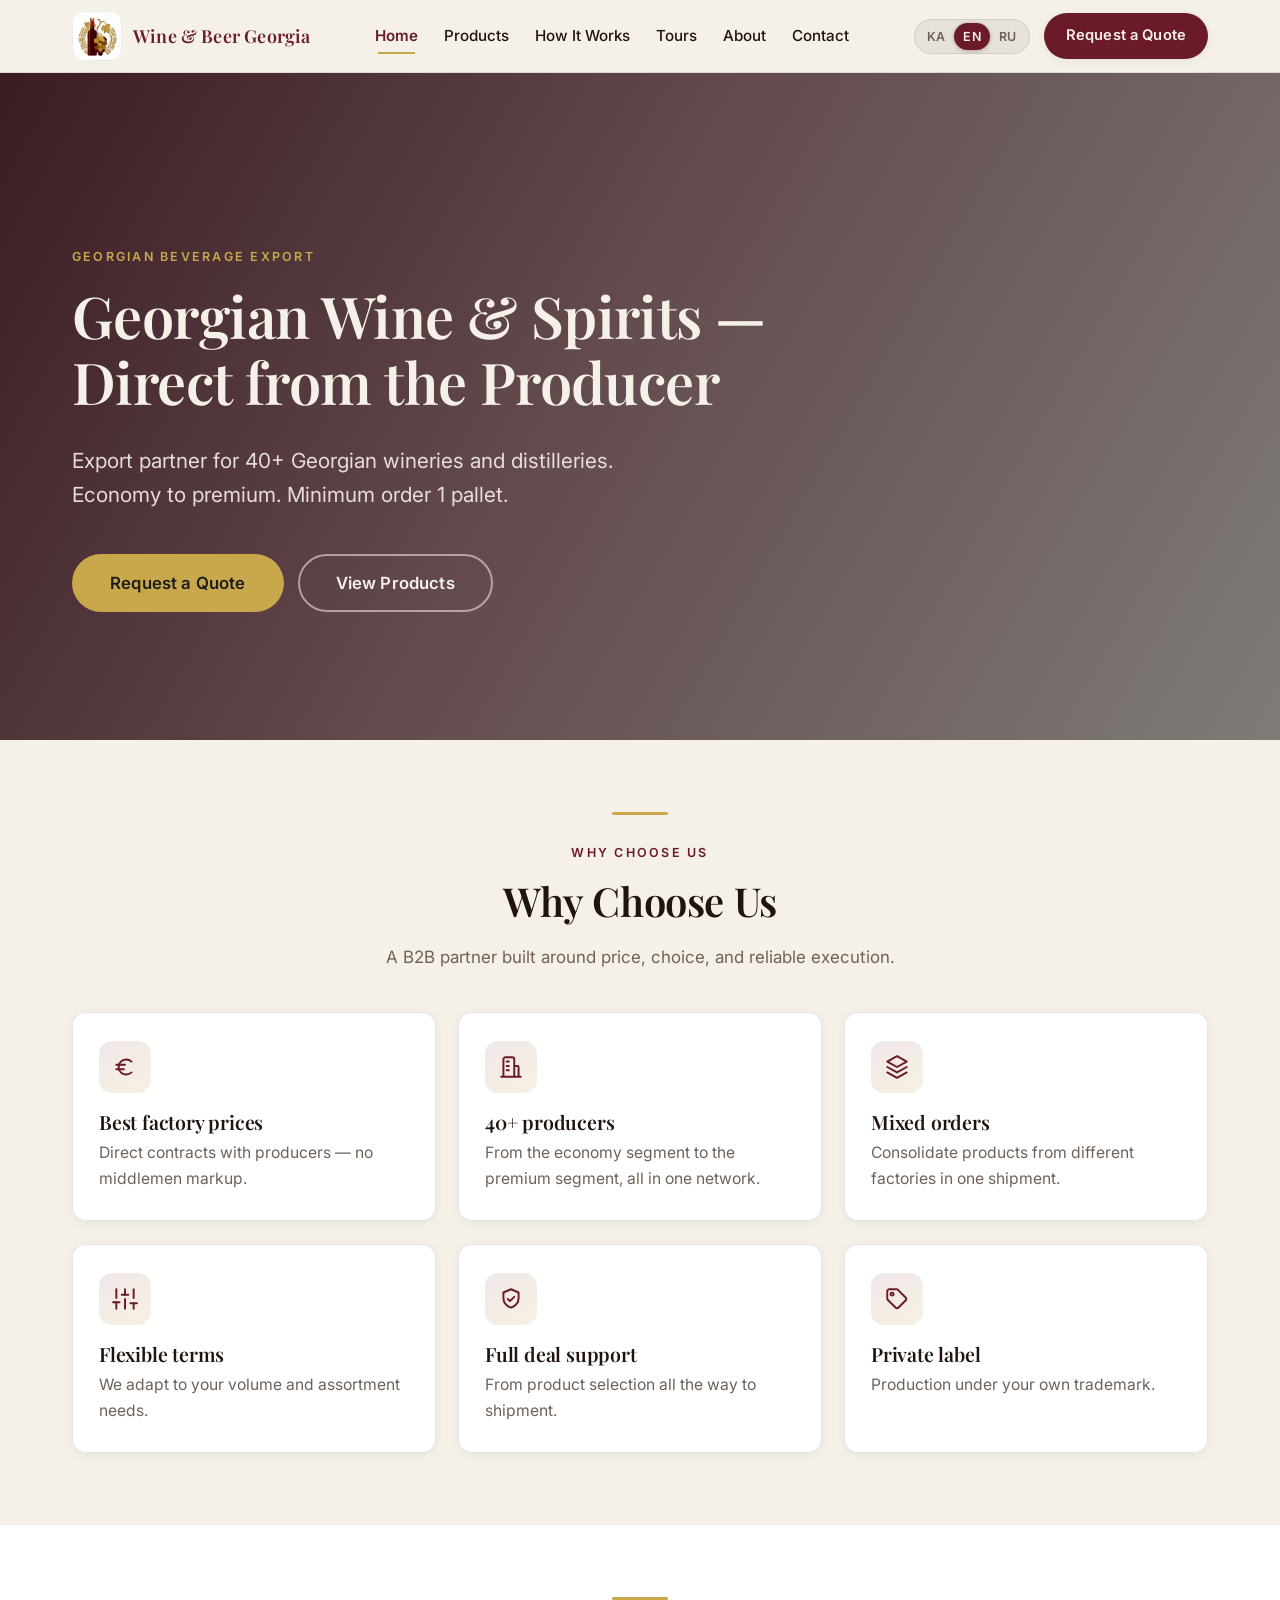
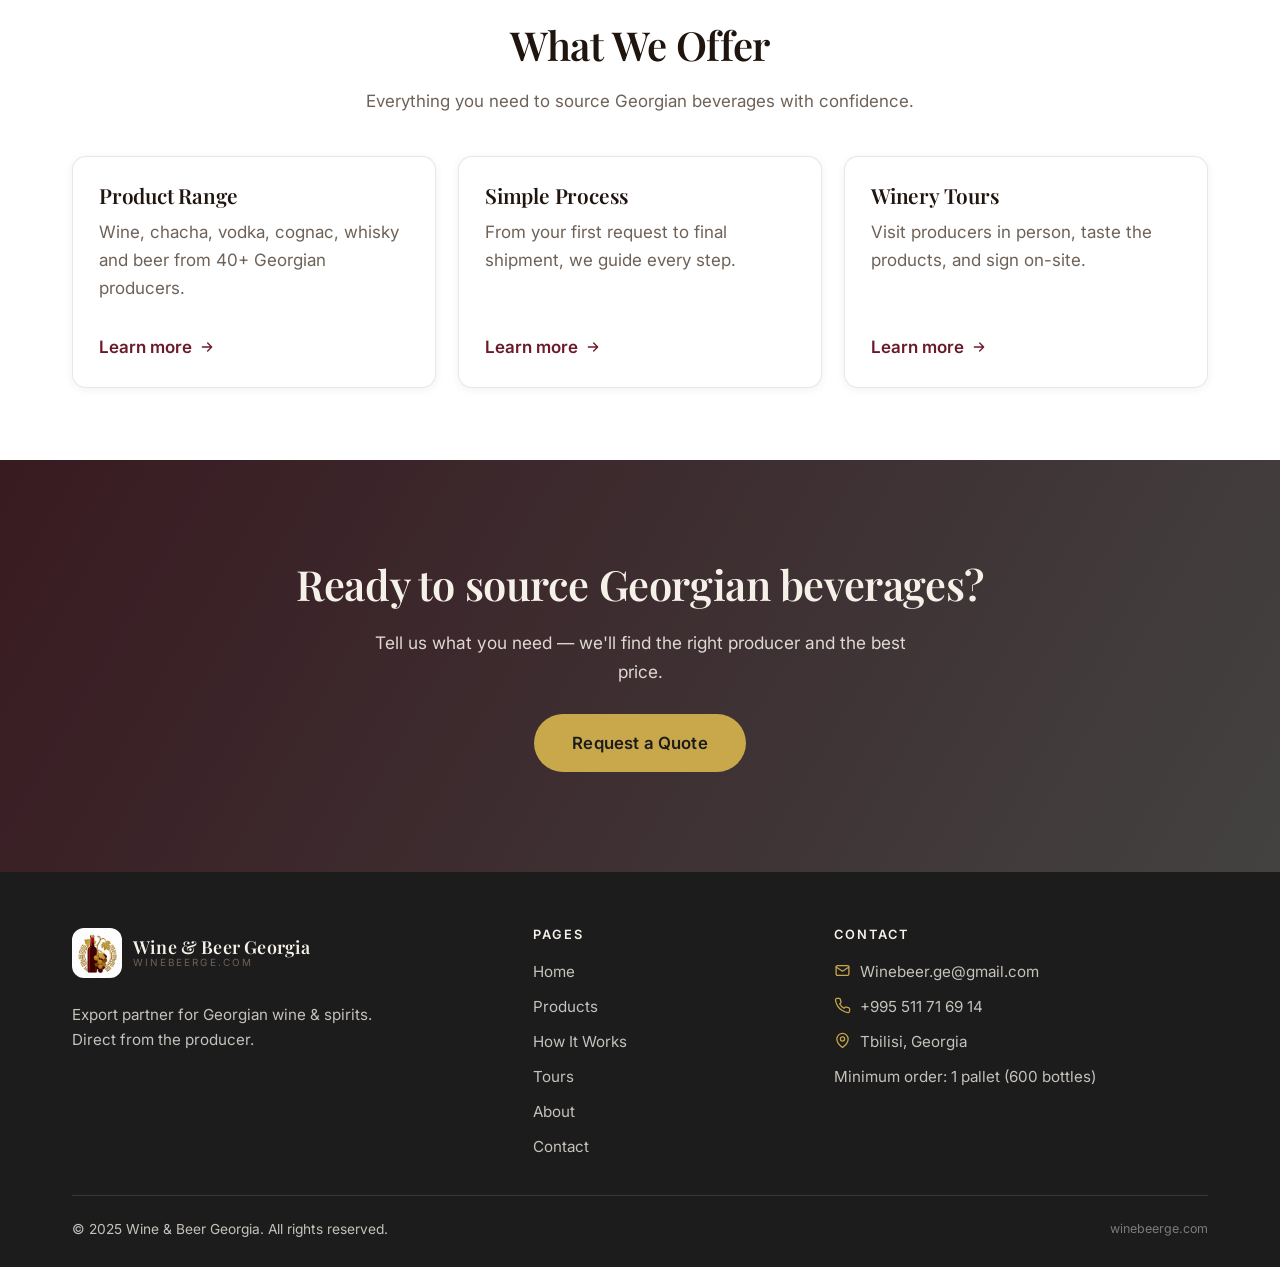
<file: index.html>
<!DOCTYPE html>
<html lang="en" data-lang="en">
<head>
  <meta charset="UTF-8" />
  <meta name="viewport" content="width=device-width, initial-scale=1.0" />
  <title data-i18n="meta.home.title">Wine &amp; Beer Georgia — Georgian Wine &amp; Spirits Export</title>
  <meta name="description" content="Export partner for 40+ Georgian wineries and distilleries. Wine, chacha, vodka, cognac, whisky and beer — direct from the producer. Minimum order 1 pallet." />

  <!-- Fonts: Playfair Display (headings), Inter (body), Noto Sans Georgian (KA) -->
  <link rel="preconnect" href="https://fonts.googleapis.com" />
  <link rel="preconnect" href="https://fonts.gstatic.com" crossorigin />
  <link href="https://fonts.googleapis.com/css2?family=Playfair+Display:wght@500;600;700&family=Inter:wght@400;500;600;700&family=Noto+Sans+Georgian:wght@400;500;600;700&display=swap" rel="stylesheet" />

  <link rel="stylesheet" href="css/styles.css" />
  <link rel="icon" href="data:image/svg+xml,<svg xmlns='http://www.w3.org/2000/svg' viewBox='0 0 32 32'><rect width='32' height='32' rx='7' fill='%236B1A2A'/><text x='16' y='22' font-size='17' font-family='Georgia,serif' fill='%23C9A84C' text-anchor='middle'>W</text></svg>" />
</head>
<body>

  <!-- ===================== HEADER (shared across pages) ===================== -->
  <header class="site-header">
    <div class="container nav">
      <a class="brand" href="index.html" aria-label="Wine &amp; Beer Georgia — home">
        <span class="brand-logo" aria-hidden="true"></span>
        <span class="brand-text">
          <span class="brand-name">Wine &amp; Beer Georgia</span>
          <span class="brand-sub" data-i18n="common.tagline">Export partner for Georgian wine &amp; spirits</span>
        </span>
      </a>

      <nav class="nav-menu" aria-label="Main navigation">
        <a href="index.html" aria-current="page" data-i18n="nav.home">Home</a>
        <a href="products.html" data-i18n="nav.products">Products</a>
        <a href="how-it-works.html" data-i18n="nav.howItWorks">How It Works</a>
        <a href="tours.html" data-i18n="nav.tours">Tours</a>
        <a href="about.html" data-i18n="nav.about">About</a>
        <a href="contact.html" data-i18n="nav.contact">Contact</a>
        <a class="btn btn--primary nav-cta-mobile" href="contact.html" data-i18n="common.requestQuote">Request a Quote</a>
      </nav>

      <div class="nav-actions">
        <!-- Language switcher: EN | RU | KA -->
        <div class="lang-switch" role="group" aria-label="Language">
          <button class="lang-btn" type="button" data-lang="ka" aria-pressed="false">KA</button>
          <button class="lang-btn" type="button" data-lang="en" aria-pressed="true">EN</button>
          <button class="lang-btn" type="button" data-lang="ru" aria-pressed="false">RU</button>
        </div>
        <a class="btn btn--primary nav-cta" href="contact.html" data-i18n="common.requestQuote">Request a Quote</a>
        <button class="nav-toggle" type="button" aria-label="Toggle menu" aria-expanded="false" aria-controls="nav-menu">
          <span></span>
        </button>
      </div>
    </div>
  </header>

  <main>
    <!-- ============================== HERO ============================== -->
    <!-- TODO: replace Unsplash placeholder with a real vineyard / Kakheti photo -->
    <section class="hero" style="--hero-img: url('https://images.unsplash.com/photo-1543418219-44e30b057fea?auto=format&fit=crop&w=1900&q=80');">
      <div class="container">
        <div class="hero-content">
          <span class="eyebrow" data-i18n="home.hero.eyebrow">Georgian Beverage Export</span>
          <h1 data-i18n="home.hero.title">Georgian Wine &amp; Spirits — Direct from the Producer</h1>
          <p class="hero-sub" data-i18n="home.hero.subtitle">Export partner for 40+ Georgian wineries and distilleries. Economy to premium. Minimum order 1 pallet.</p>
          <div class="hero-actions">
            <a class="btn btn--gold btn--lg" href="contact.html" data-i18n="common.requestQuote">Request a Quote</a>
            <a class="btn btn--ghost btn--lg" href="products.html" data-i18n="home.hero.cta2">View Products</a>
          </div>
        </div>
      </div>
    </section>

    <!-- ========================= KEY ADVANTAGES ========================= -->
    <section class="section section--cream">
      <div class="container">
        <div class="section-head section-head--center" data-reveal>
          <div class="accent-line"></div>
          <span class="eyebrow" data-i18n="home.adv.title">Why Choose Us</span>
          <h2 class="section-title" data-i18n="home.adv.title">Why Choose Us</h2>
          <p class="section-sub" data-i18n="home.adv.subtitle">A B2B partner built around price, choice, and reliable execution.</p>
        </div>

        <div class="grid grid--3">
          <div class="advantage" data-reveal data-delay="1">
            <div class="icon" aria-hidden="true">
              <svg viewBox="0 0 24 24" fill="none" stroke="currentColor" stroke-width="1.8" stroke-linecap="round" stroke-linejoin="round"><path d="M18 7a7 7 0 1 0 0 10"/><path d="M4 10h8M4 14h7"/></svg>
            </div>
            <h3 data-i18n="home.adv.prices.title">Best factory prices</h3>
            <p data-i18n="home.adv.prices.text">Direct contracts with producers — no middlemen markup.</p>
          </div>

          <div class="advantage" data-reveal data-delay="2">
            <div class="icon" aria-hidden="true">
              <svg viewBox="0 0 24 24" fill="none" stroke="currentColor" stroke-width="1.8" stroke-linecap="round" stroke-linejoin="round"><path d="M3 21h18M5 21V5a2 2 0 0 1 2-2h6a2 2 0 0 1 2 2v16M15 21V11h3a1 1 0 0 1 1 1v9"/><path d="M8 7h2M8 11h2M8 15h2"/></svg>
            </div>
            <h3 data-i18n="home.adv.producers.title">40+ producers</h3>
            <p data-i18n="home.adv.producers.text">From the economy segment to the premium segment, all in one network.</p>
          </div>

          <div class="advantage" data-reveal data-delay="3">
            <div class="icon" aria-hidden="true">
              <svg viewBox="0 0 24 24" fill="none" stroke="currentColor" stroke-width="1.8" stroke-linecap="round" stroke-linejoin="round"><path d="m12 2 9 5-9 5-9-5 9-5Z"/><path d="m3 12 9 5 9-5"/><path d="m3 17 9 5 9-5"/></svg>
            </div>
            <h3 data-i18n="home.adv.mixed.title">Mixed orders</h3>
            <p data-i18n="home.adv.mixed.text">Consolidate products from different factories in one shipment.</p>
          </div>

          <div class="advantage" data-reveal data-delay="1">
            <div class="icon" aria-hidden="true">
              <svg viewBox="0 0 24 24" fill="none" stroke="currentColor" stroke-width="1.8" stroke-linecap="round" stroke-linejoin="round"><path d="M4 21v-6M4 11V3M12 21v-9M12 8V3M20 21v-5M20 11V3"/><path d="M1 15h6M9 8h6M17 16h6"/></svg>
            </div>
            <h3 data-i18n="home.adv.terms.title">Flexible terms</h3>
            <p data-i18n="home.adv.terms.text">We adapt to your volume and assortment needs.</p>
          </div>

          <div class="advantage" data-reveal data-delay="2">
            <div class="icon" aria-hidden="true">
              <svg viewBox="0 0 24 24" fill="none" stroke="currentColor" stroke-width="1.8" stroke-linecap="round" stroke-linejoin="round"><path d="M12 3 5 6v5c0 4.5 3 7.5 7 9 4-1.5 7-4.5 7-9V6l-7-3Z"/><path d="m9 12 2 2 4-4"/></svg>
            </div>
            <h3 data-i18n="home.adv.support.title">Full deal support</h3>
            <p data-i18n="home.adv.support.text">From product selection all the way to shipment.</p>
          </div>

          <div class="advantage" data-reveal data-delay="3">
            <div class="icon" aria-hidden="true">
              <svg viewBox="0 0 24 24" fill="none" stroke="currentColor" stroke-width="1.8" stroke-linecap="round" stroke-linejoin="round"><path d="M3 11.5V5a2 2 0 0 1 2-2h6.5a2 2 0 0 1 1.4.6l7 7a2 2 0 0 1 0 2.8l-6.5 6.5a2 2 0 0 1-2.8 0l-7-7A2 2 0 0 1 3 11.5Z"/><circle cx="7.5" cy="7.5" r="1.4"/></svg>
            </div>
            <h3 data-i18n="home.adv.label.title">Private label</h3>
            <p data-i18n="home.adv.label.text">Production under your own trademark.</p>
          </div>
        </div>
      </div>
    </section>

    <!-- ====================== SERVICES OVERVIEW ====================== -->
    <section class="section section--white">
      <div class="container">
        <div class="section-head section-head--center" data-reveal>
          <div class="accent-line"></div>
          <h2 class="section-title" data-i18n="home.services.title">What We Offer</h2>
          <p class="section-sub" data-i18n="home.services.subtitle">Everything you need to source Georgian beverages with confidence.</p>
        </div>

        <div class="grid grid--3">
          <a class="service-card" href="products.html" data-reveal data-delay="1">
            <div class="body">
              <h3 data-i18n="home.services.products.title">Product Range</h3>
              <p data-i18n="home.services.products.text">Wine, chacha, vodka, cognac, whisky and beer from 40+ Georgian producers.</p>
              <span class="more"><span data-i18n="common.learnMore">Learn more</span>
                <svg viewBox="0 0 24 24" fill="none" stroke="currentColor" stroke-width="2" stroke-linecap="round" stroke-linejoin="round"><path d="M5 12h14M13 6l6 6-6 6"/></svg>
              </span>
            </div>
          </a>

          <a class="service-card" href="how-it-works.html" data-reveal data-delay="2">
            <div class="body">
              <h3 data-i18n="home.services.process.title">Simple Process</h3>
              <p data-i18n="home.services.process.text">From your first request to final shipment, we guide every step.</p>
              <span class="more"><span data-i18n="common.learnMore">Learn more</span>
                <svg viewBox="0 0 24 24" fill="none" stroke="currentColor" stroke-width="2" stroke-linecap="round" stroke-linejoin="round"><path d="M5 12h14M13 6l6 6-6 6"/></svg>
              </span>
            </div>
          </a>

          <a class="service-card" href="tours.html" data-reveal data-delay="3">
            <div class="body">
              <h3 data-i18n="home.services.tours.title">Winery Tours</h3>
              <p data-i18n="home.services.tours.text">Visit producers in person, taste the products, and sign on-site.</p>
              <span class="more"><span data-i18n="common.learnMore">Learn more</span>
                <svg viewBox="0 0 24 24" fill="none" stroke="currentColor" stroke-width="2" stroke-linecap="round" stroke-linejoin="round"><path d="M5 12h14M13 6l6 6-6 6"/></svg>
              </span>
            </div>
          </a>
        </div>
      </div>
    </section>

    <!-- ========================== CTA BAND ========================== -->
    <!-- TODO: replace Unsplash placeholder with a real photo -->
    <section class="cta-band" style="--band-img: url('https://images.unsplash.com/photo-1474722883778-792e7990302f?auto=format&fit=crop&w=1900&q=80');">
      <div class="container" data-reveal>
        <h2 data-i18n="home.ctaband.title">Ready to source Georgian beverages?</h2>
        <p data-i18n="home.ctaband.text">Tell us what you need — we'll find the right producer and the best price.</p>
        <a class="btn btn--gold btn--lg" href="contact.html" data-i18n="common.requestQuote">Request a Quote</a>
      </div>
    </section>
  </main>

  <!-- ===================== FOOTER (shared across pages) ===================== -->
  <footer class="site-footer">
    <div class="container">
      <div class="footer-grid">
        <div class="footer-brand">
          <a class="brand" href="index.html">
            <span class="brand-logo" aria-hidden="true"></span>
            <span class="brand-text">
              <span class="brand-name">Wine &amp; Beer Georgia</span>
              <span class="brand-sub">winebeerge.com</span>
            </span>
          </a>
          <p class="footer-tagline" data-i18n="footer.tagline">Export partner for Georgian wine &amp; spirits. Direct from the producer.</p>
        </div>

        <div class="footer-col">
          <h4 data-i18n="footer.links.title">Pages</h4>
          <ul>
            <li><a href="index.html" data-i18n="nav.home">Home</a></li>
            <li><a href="products.html" data-i18n="nav.products">Products</a></li>
            <li><a href="how-it-works.html" data-i18n="nav.howItWorks">How It Works</a></li>
            <li><a href="tours.html" data-i18n="nav.tours">Tours</a></li>
            <li><a href="about.html" data-i18n="nav.about">About</a></li>
            <li><a href="contact.html" data-i18n="nav.contact">Contact</a></li>
          </ul>
        </div>

        <div class="footer-col">
          <h4 data-i18n="footer.contact.title">Contact</h4>
          <!-- TODO: replace with real contact details -->
          <ul class="footer-contact">
            <li>
              <svg viewBox="0 0 24 24" fill="none" stroke="currentColor" stroke-width="1.8" stroke-linecap="round" stroke-linejoin="round"><rect x="3" y="5" width="18" height="14" rx="2"/><path d="m3 7 9 6 9-6"/></svg>
              <a href="mailto:Winebeer.ge@gmail.com">Winebeer.ge@gmail.com</a>
            </li>
            <li>
              <svg viewBox="0 0 24 24" fill="none" stroke="currentColor" stroke-width="1.8" stroke-linecap="round" stroke-linejoin="round"><path d="M22 16.9v3a2 2 0 0 1-2.2 2 19.8 19.8 0 0 1-8.6-3.1 19.5 19.5 0 0 1-6-6A19.8 19.8 0 0 1 2.1 4.2 2 2 0 0 1 4.1 2h3a2 2 0 0 1 2 1.7c.1 1 .4 1.9.7 2.8a2 2 0 0 1-.5 2.1L8.1 9.9a16 16 0 0 0 6 6l1.3-1.3a2 2 0 0 1 2.1-.4c.9.3 1.8.6 2.8.7a2 2 0 0 1 1.7 2Z"/></svg>
              <a href="https://wa.me/995511716914">+995 511 71 69 14</a>
            </li>
            <li>
              <svg viewBox="0 0 24 24" fill="none" stroke="currentColor" stroke-width="1.8" stroke-linecap="round" stroke-linejoin="round"><path d="M20 10c0 6-8 12-8 12s-8-6-8-12a8 8 0 0 1 16 0Z"/><circle cx="12" cy="10" r="3"/></svg>
              <span>Tbilisi, Georgia</span>
            </li>
            <li data-i18n="footer.contact.note">Minimum order: 1 pallet (600 bottles)</li>
          </ul>
        </div>
      </div>

      <div class="footer-bottom">
        <span data-i18n="footer.rights">© 2025 Wine &amp; Beer Georgia. All rights reserved.</span>
        <span class="todo">winebeerge.com</span>
      </div>
    </div>
  </footer>

  <script src="js/translations.js"></script>
  <script src="js/main.js"></script>
</body>
</html>
</file>
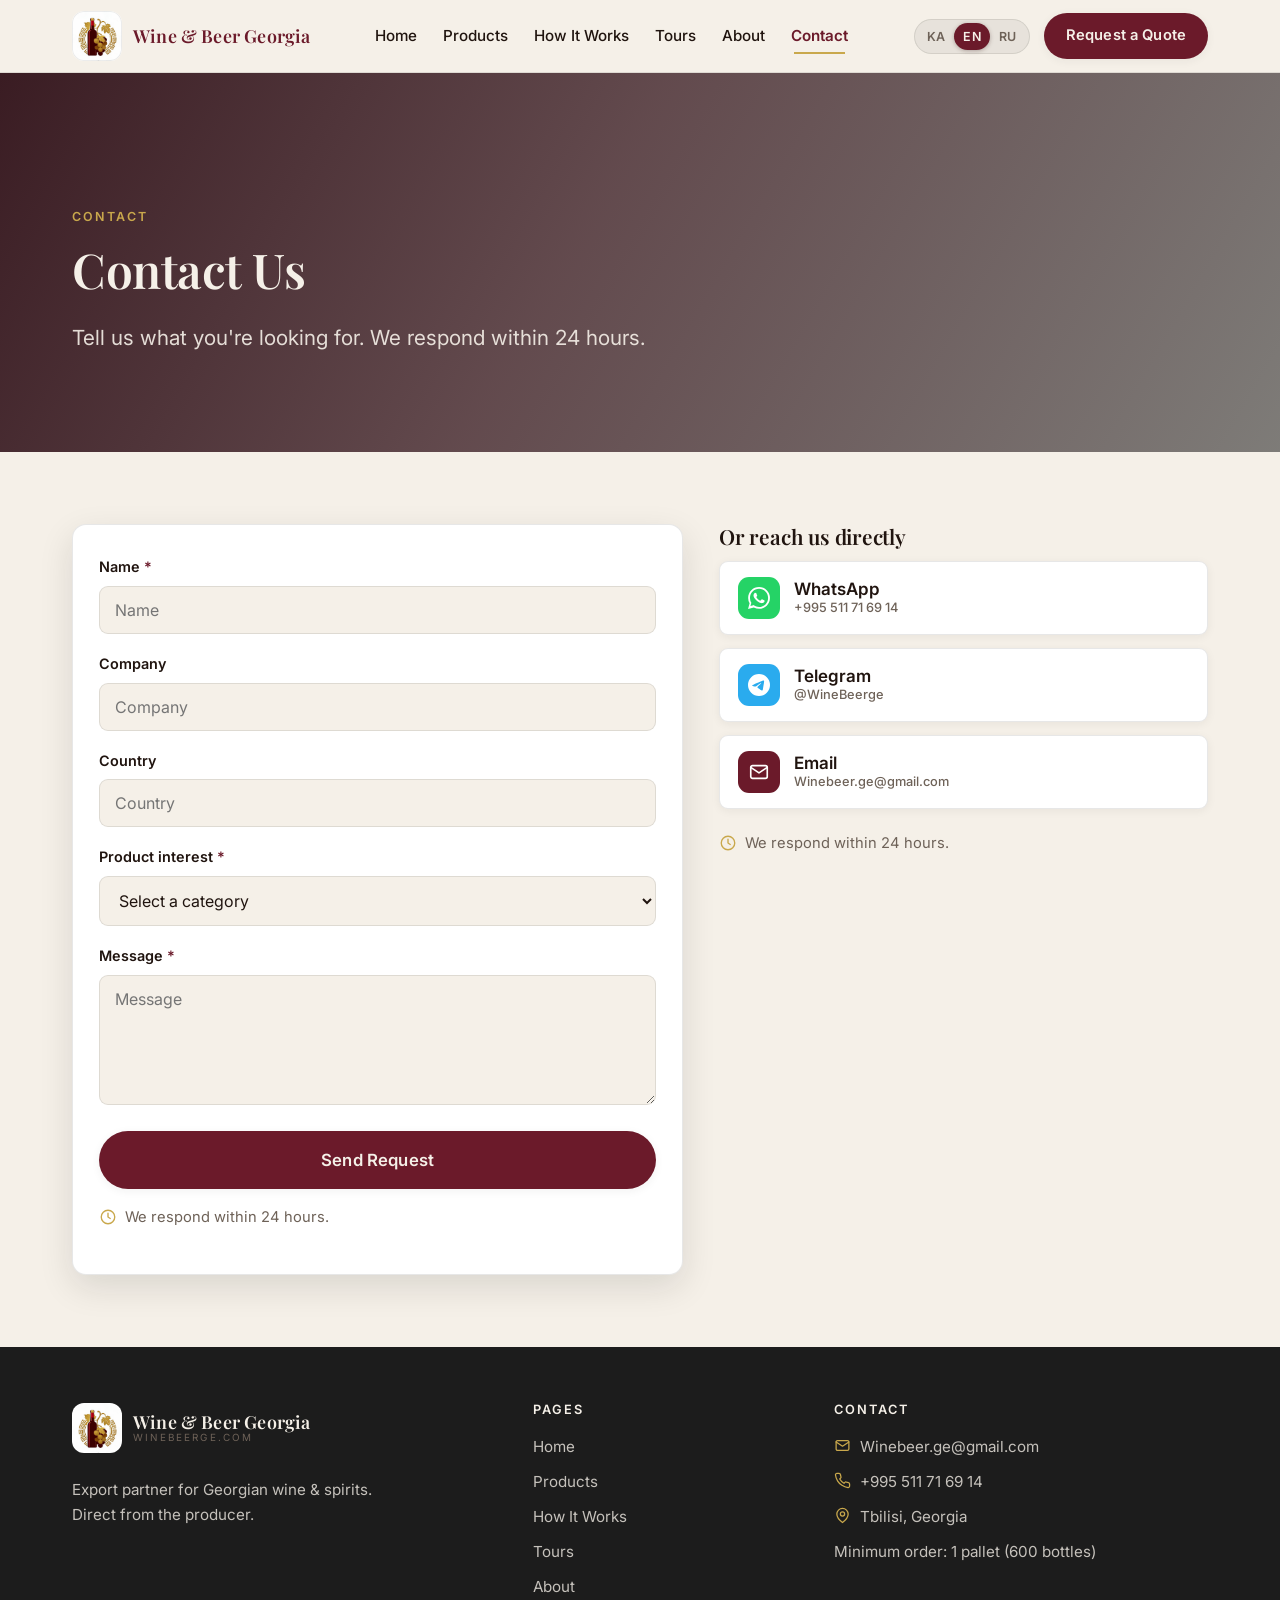
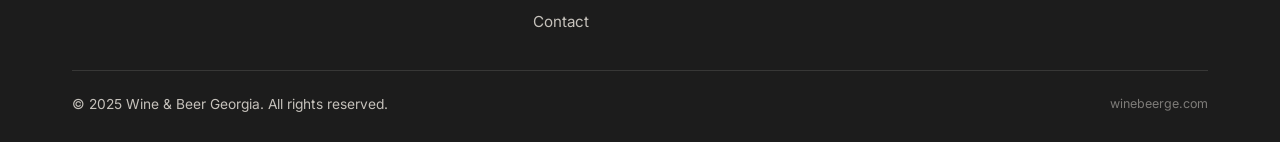
<file: contact.html>
<!DOCTYPE html>
<html lang="en" data-lang="en">
<head>
  <meta charset="UTF-8" />
  <meta name="viewport" content="width=device-width, initial-scale=1.0" />
  <title data-i18n="meta.contact.title">Contact — Wine &amp; Beer Georgia</title>
  <meta name="description" content="Tell us what you're looking for. We respond within 24 hours. Reach us by form, WhatsApp, Telegram or email." />

  <link rel="preconnect" href="https://fonts.googleapis.com" />
  <link rel="preconnect" href="https://fonts.gstatic.com" crossorigin />
  <link href="https://fonts.googleapis.com/css2?family=Playfair+Display:wght@500;600;700&family=Inter:wght@400;500;600;700&family=Noto+Sans+Georgian:wght@400;500;600;700&display=swap" rel="stylesheet" />

  <link rel="stylesheet" href="css/styles.css" />
  <link rel="icon" href="data:image/svg+xml,<svg xmlns='http://www.w3.org/2000/svg' viewBox='0 0 32 32'><rect width='32' height='32' rx='7' fill='%236B1A2A'/><text x='16' y='22' font-size='17' font-family='Georgia,serif' fill='%23C9A84C' text-anchor='middle'>W</text></svg>" />
</head>
<body>

  <!-- ===================== HEADER ===================== -->
  <header class="site-header">
    <div class="container nav">
      <a class="brand" href="index.html" aria-label="Wine &amp; Beer Georgia — home">
        <span class="brand-logo" aria-hidden="true"></span>
        <span class="brand-text">
          <span class="brand-name">Wine &amp; Beer Georgia</span>
          <span class="brand-sub" data-i18n="common.tagline">Export partner for Georgian wine &amp; spirits</span>
        </span>
      </a>
      <nav class="nav-menu" aria-label="Main navigation">
        <a href="index.html" data-i18n="nav.home">Home</a>
        <a href="products.html" data-i18n="nav.products">Products</a>
        <a href="how-it-works.html" data-i18n="nav.howItWorks">How It Works</a>
        <a href="tours.html" data-i18n="nav.tours">Tours</a>
        <a href="about.html" data-i18n="nav.about">About</a>
        <a href="contact.html" aria-current="page" data-i18n="nav.contact">Contact</a>
        <a class="btn btn--primary nav-cta-mobile" href="contact.html" data-i18n="common.requestQuote">Request a Quote</a>
      </nav>
      <div class="nav-actions">
        <div class="lang-switch" role="group" aria-label="Language">
          <button class="lang-btn" type="button" data-lang="ka" aria-pressed="false">KA</button>
          <button class="lang-btn" type="button" data-lang="en" aria-pressed="true">EN</button>
          <button class="lang-btn" type="button" data-lang="ru" aria-pressed="false">RU</button>
        </div>
        <a class="btn btn--primary nav-cta" href="contact.html" data-i18n="common.requestQuote">Request a Quote</a>
        <button class="nav-toggle" type="button" aria-label="Toggle menu" aria-expanded="false">
          <span></span>
        </button>
      </div>
    </div>
  </header>

  <main>
    <!-- ============================ PAGE HERO ============================ -->
    <section class="hero page-hero" style="--hero-img: url('https://images.unsplash.com/photo-1516594915697-87eb3b1c14ea?auto=format&fit=crop&w=1900&q=80');">
      <div class="container">
        <div class="hero-content">
          <span class="eyebrow" data-i18n="nav.contact">Contact</span>
          <h1 data-i18n="contact.title">Contact Us</h1>
          <p class="hero-sub" data-i18n="contact.subtitle">Tell us what you're looking for. We respond within 24 hours.</p>
        </div>
      </div>
    </section>

    <!-- ============================ CONTACT GRID ============================ -->
    <section class="section section--cream">
      <div class="container">
        <div class="contact-grid">

          <!-- Form -->
          <form id="contact-form" class="form" novalidate data-reveal>
            <!-- ============================================================
                 FORM DELIVERY — Web3Forms (https://web3forms.com)
                 Submissions are emailed to the address registered with the
                 access key below. No backend required.

                 TODO: Replace YOUR_WEB3FORMS_ACCESS_KEY with your real key:
                   1. Go to https://web3forms.com, enter your email, get a key.
                   2. Paste it into the value="" of the access_key input below.
                 The key is meant to be public (client-side) — this is normal.
                 Until a real key is set, js/main.js shows a demo success message
                 without sending anything.
            ============================================================ -->
            <input type="hidden" name="access_key" value="71624a2a-36b2-4080-8f27-8741cd547d08" />
            <input type="hidden" name="subject" value="New B2B request — winebeerge.com" />
            <input type="hidden" name="from_name" value="Wine & Beer Georgia website" />
            <!-- Honeypot anti-spam field: hidden from users, bots fill it in -->
            <input type="checkbox" name="botcheck" class="hp-field" tabindex="-1" autocomplete="off" aria-hidden="true" />

            <div class="form-status" role="status" aria-live="polite"></div>

            <div class="field">
              <label for="f-name"><span data-i18n="contact.form.name">Name</span> <span class="req">*</span></label>
              <input id="f-name" name="name" type="text" required autocomplete="name" data-i18n-placeholder="contact.form.name" />
            </div>

            <div class="field">
              <label for="f-company" data-i18n="contact.form.company">Company</label>
              <input id="f-company" name="company" type="text" autocomplete="organization" data-i18n-placeholder="contact.form.company" />
            </div>

            <div class="field">
              <label for="f-country" data-i18n="contact.form.country">Country</label>
              <input id="f-country" name="country" type="text" autocomplete="country-name" data-i18n-placeholder="contact.form.country" />
            </div>

            <div class="field">
              <label for="f-product"><span data-i18n="contact.form.product">Product interest</span> <span class="req">*</span></label>
              <select id="f-product" name="product" required>
                <option value="" data-i18n="contact.form.product.placeholder">Select a category</option>
                <option value="wine" data-i18n="products.wine.title">Wine</option>
                <option value="chacha" data-i18n="products.chacha.title">Chacha</option>
                <option value="vodka" data-i18n="products.vodka.title">Vodka</option>
                <option value="cognac" data-i18n="products.cognac.title">Cognac</option>
                <option value="whisky" data-i18n="products.whisky.title">Whisky</option>
                <option value="beer" data-i18n="products.beer.title">Beer</option>
                <option value="mixed" data-i18n="contact.form.mixed">Mixed</option>
              </select>
            </div>

            <div class="field">
              <label for="f-message"><span data-i18n="contact.form.message">Message</span> <span class="req">*</span></label>
              <textarea id="f-message" name="message" required data-i18n-placeholder="contact.form.message"></textarea>
            </div>

            <button type="submit" class="btn btn--primary btn--block btn--lg" data-i18n="contact.form.submit">Send Request</button>

            <p class="contact-note" style="margin-top:16px;">
              <svg viewBox="0 0 24 24" fill="none" stroke="currentColor" stroke-width="1.8" stroke-linecap="round" stroke-linejoin="round"><circle cx="12" cy="12" r="9"/><path d="M12 7v5l3 2"/></svg>
              <span data-i18n="contact.note">We respond within 24 hours.</span>
            </p>
          </form>

          <!-- Direct contact -->
          <aside class="contact-side" data-reveal data-delay="1">
            <h3 data-i18n="contact.direct.title">Or reach us directly</h3>
            <div class="contact-links">
              <!-- TODO: replace with the real WhatsApp number -->
              <a class="contact-link" href="https://wa.me/995511716914" target="_blank" rel="noopener">
                <span class="ic ic--wa" aria-hidden="true">
                  <svg viewBox="0 0 24 24" fill="currentColor"><path d="M.057 24l1.687-6.163a11.867 11.867 0 0 1-1.587-5.946C.16 5.335 5.495 0 12.05 0a11.82 11.82 0 0 1 8.413 3.488 11.82 11.82 0 0 1 3.48 8.414c-.003 6.557-5.338 11.892-11.893 11.892a11.9 11.9 0 0 1-5.688-1.448L.057 24zm6.597-3.807c1.676.995 3.276 1.591 5.392 1.592 5.448 0 9.886-4.434 9.889-9.885.002-5.462-4.415-9.89-9.881-9.892-5.452 0-9.887 4.434-9.889 9.884a9.86 9.86 0 0 0 1.51 5.26l-.999 3.648 3.978-1.044zm11.387-5.464c-.074-.124-.272-.198-.57-.347-.297-.149-1.758-.868-2.031-.967-.272-.099-.47-.149-.669.149-.198.297-.768.967-.941 1.165-.173.198-.347.223-.644.074-.297-.149-1.255-.462-2.39-1.475-.883-.788-1.48-1.761-1.653-2.059-.173-.297-.018-.458.13-.606.134-.133.297-.347.446-.521.151-.172.2-.296.3-.495.099-.198.05-.372-.025-.521-.075-.148-.669-1.611-.916-2.206-.242-.579-.487-.501-.669-.51l-.57-.01c-.198 0-.52.074-.792.372s-1.04 1.016-1.04 2.479 1.065 2.876 1.213 3.074c.149.198 2.095 3.2 5.076 4.487.709.306 1.263.489 1.694.626.712.226 1.36.194 1.872.118.571-.085 1.758-.719 2.006-1.413.248-.695.248-1.29.173-1.414z"/></svg>
                </span>
                <span class="meta"><span data-i18n="contact.whatsapp">WhatsApp</span><small>+995 511 71 69 14</small></span>
              </a>

              <!-- TODO: replace with the real Telegram username -->
              <a class="contact-link" href="https://t.me/WineBeerge" target="_blank" rel="noopener">
                <span class="ic ic--tg" aria-hidden="true">
                  <svg viewBox="0 0 24 24" fill="currentColor"><path d="M11.944 0A12 12 0 0 0 0 12a12 12 0 0 0 12 12 12 12 0 0 0 12-12A12 12 0 0 0 12 0a12 12 0 0 0-.056 0zm4.962 7.224c.1-.002.321.023.465.14a.506.506 0 0 1 .171.325c.016.093.036.306.02.472-.18 1.898-.962 6.502-1.36 8.627-.168.9-.499 1.201-.82 1.23-.696.065-1.225-.46-1.9-.902-1.056-.693-1.653-1.124-2.678-1.8-1.185-.78-.417-1.21.258-1.91.177-.184 3.247-2.977 3.307-3.23.007-.032.014-.15-.056-.212s-.174-.041-.249-.024c-.106.024-1.793 1.14-5.061 3.345-.48.33-.913.49-1.302.48-.428-.008-1.252-.241-1.865-.44-.752-.245-1.349-.374-1.297-.789.027-.216.325-.437.893-.663 3.498-1.524 5.83-2.529 6.998-3.014 3.332-1.386 4.025-1.627 4.476-1.635z"/></svg>
                </span>
                <span class="meta"><span data-i18n="contact.telegram">Telegram</span><small>@WineBeerge</small></span>
              </a>

              <!-- TODO: replace with the real email address -->
              <a class="contact-link" href="mailto:Winebeer.ge@gmail.com">
                <span class="ic ic--em" aria-hidden="true">
                  <svg viewBox="0 0 24 24" fill="none" stroke="currentColor" stroke-width="1.8" stroke-linecap="round" stroke-linejoin="round"><rect x="3" y="5" width="18" height="14" rx="2"/><path d="m3 7 9 6 9-6"/></svg>
                </span>
                <span class="meta"><span data-i18n="contact.email">Email</span><small>Winebeer.ge@gmail.com</small></span>
              </a>
            </div>

            <p class="contact-note">
              <svg viewBox="0 0 24 24" fill="none" stroke="currentColor" stroke-width="1.8" stroke-linecap="round" stroke-linejoin="round"><circle cx="12" cy="12" r="9"/><path d="M12 7v5l3 2"/></svg>
              <span data-i18n="contact.note">We respond within 24 hours.</span>
            </p>
          </aside>

        </div>
      </div>
    </section>
  </main>

  <!-- ===================== FOOTER ===================== -->
  <footer class="site-footer">
    <div class="container">
      <div class="footer-grid">
        <div class="footer-brand">
          <a class="brand" href="index.html">
            <span class="brand-logo" aria-hidden="true"></span>
            <span class="brand-text">
              <span class="brand-name">Wine &amp; Beer Georgia</span>
              <span class="brand-sub">winebeerge.com</span>
            </span>
          </a>
          <p class="footer-tagline" data-i18n="footer.tagline">Export partner for Georgian wine &amp; spirits. Direct from the producer.</p>
        </div>
        <div class="footer-col">
          <h4 data-i18n="footer.links.title">Pages</h4>
          <ul>
            <li><a href="index.html" data-i18n="nav.home">Home</a></li>
            <li><a href="products.html" data-i18n="nav.products">Products</a></li>
            <li><a href="how-it-works.html" data-i18n="nav.howItWorks">How It Works</a></li>
            <li><a href="tours.html" data-i18n="nav.tours">Tours</a></li>
            <li><a href="about.html" data-i18n="nav.about">About</a></li>
            <li><a href="contact.html" data-i18n="nav.contact">Contact</a></li>
          </ul>
        </div>
        <div class="footer-col">
          <h4 data-i18n="footer.contact.title">Contact</h4>
          <!-- TODO: replace with real contact details -->
          <ul class="footer-contact">
            <li>
              <svg viewBox="0 0 24 24" fill="none" stroke="currentColor" stroke-width="1.8" stroke-linecap="round" stroke-linejoin="round"><rect x="3" y="5" width="18" height="14" rx="2"/><path d="m3 7 9 6 9-6"/></svg>
              <a href="mailto:Winebeer.ge@gmail.com">Winebeer.ge@gmail.com</a>
            </li>
            <li>
              <svg viewBox="0 0 24 24" fill="none" stroke="currentColor" stroke-width="1.8" stroke-linecap="round" stroke-linejoin="round"><path d="M22 16.9v3a2 2 0 0 1-2.2 2 19.8 19.8 0 0 1-8.6-3.1 19.5 19.5 0 0 1-6-6A19.8 19.8 0 0 1 2.1 4.2 2 2 0 0 1 4.1 2h3a2 2 0 0 1 2 1.7c.1 1 .4 1.9.7 2.8a2 2 0 0 1-.5 2.1L8.1 9.9a16 16 0 0 0 6 6l1.3-1.3a2 2 0 0 1 2.1-.4c.9.3 1.8.6 2.8.7a2 2 0 0 1 1.7 2Z"/></svg>
              <a href="https://wa.me/995511716914">+995 511 71 69 14</a>
            </li>
            <li>
              <svg viewBox="0 0 24 24" fill="none" stroke="currentColor" stroke-width="1.8" stroke-linecap="round" stroke-linejoin="round"><path d="M20 10c0 6-8 12-8 12s-8-6-8-12a8 8 0 0 1 16 0Z"/><circle cx="12" cy="10" r="3"/></svg>
              <span>Tbilisi, Georgia</span>
            </li>
            <li data-i18n="footer.contact.note">Minimum order: 1 pallet (600 bottles)</li>
          </ul>
        </div>
      </div>
      <div class="footer-bottom">
        <span data-i18n="footer.rights">© 2025 Wine &amp; Beer Georgia. All rights reserved.</span>
        <span class="todo">winebeerge.com</span>
      </div>
    </div>
  </footer>

  <script src="js/translations.js"></script>
  <script src="js/main.js"></script>
</body>
</html>
</file>
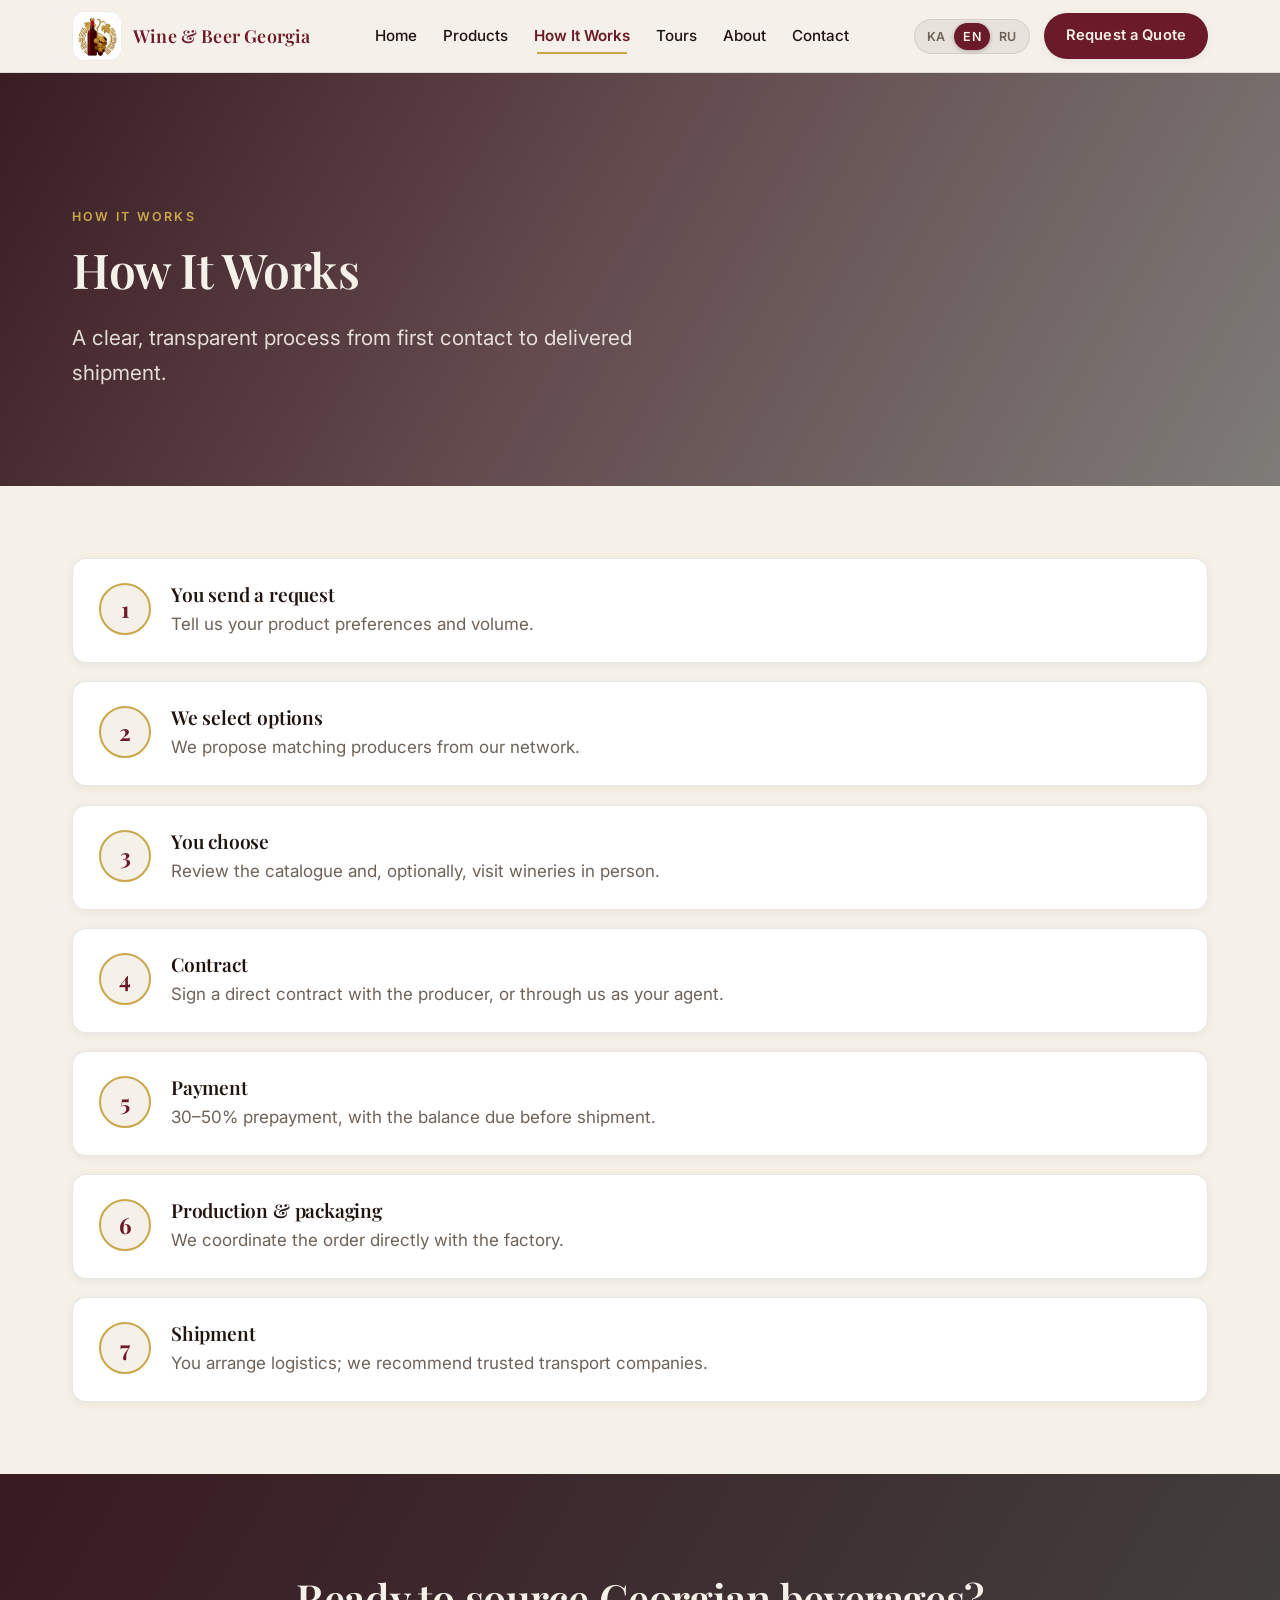
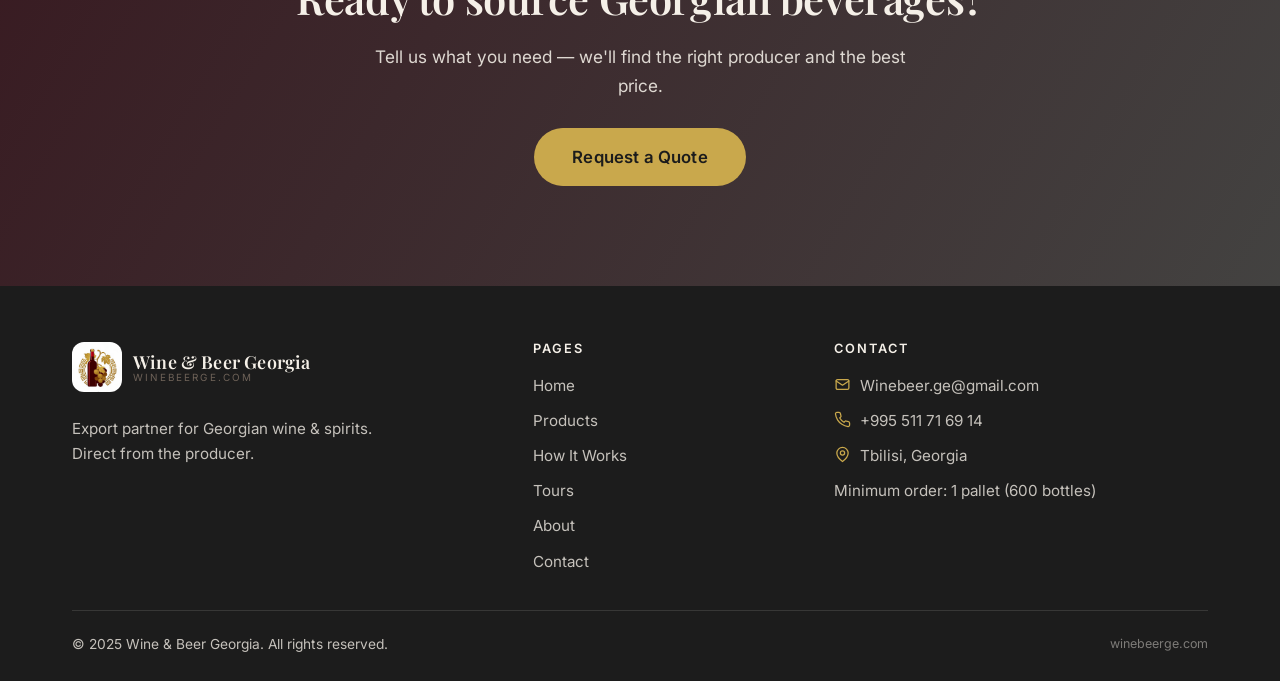
<file: how-it-works.html>
<!DOCTYPE html>
<html lang="en" data-lang="en">
<head>
  <meta charset="UTF-8" />
  <meta name="viewport" content="width=device-width, initial-scale=1.0" />
  <title data-i18n="meta.how.title">How It Works — Wine &amp; Beer Georgia</title>
  <meta name="description" content="A clear, transparent process for sourcing Georgian beverages — from your first request to the final shipment." />

  <link rel="preconnect" href="https://fonts.googleapis.com" />
  <link rel="preconnect" href="https://fonts.gstatic.com" crossorigin />
  <link href="https://fonts.googleapis.com/css2?family=Playfair+Display:wght@500;600;700&family=Inter:wght@400;500;600;700&family=Noto+Sans+Georgian:wght@400;500;600;700&display=swap" rel="stylesheet" />

  <link rel="stylesheet" href="css/styles.css" />
  <link rel="icon" href="data:image/svg+xml,<svg xmlns='http://www.w3.org/2000/svg' viewBox='0 0 32 32'><rect width='32' height='32' rx='7' fill='%236B1A2A'/><text x='16' y='22' font-size='17' font-family='Georgia,serif' fill='%23C9A84C' text-anchor='middle'>W</text></svg>" />
</head>
<body>

  <!-- ===================== HEADER ===================== -->
  <header class="site-header">
    <div class="container nav">
      <a class="brand" href="index.html" aria-label="Wine &amp; Beer Georgia — home">
        <span class="brand-logo" aria-hidden="true"></span>
        <span class="brand-text">
          <span class="brand-name">Wine &amp; Beer Georgia</span>
          <span class="brand-sub" data-i18n="common.tagline">Export partner for Georgian wine &amp; spirits</span>
        </span>
      </a>
      <nav class="nav-menu" aria-label="Main navigation">
        <a href="index.html" data-i18n="nav.home">Home</a>
        <a href="products.html" data-i18n="nav.products">Products</a>
        <a href="how-it-works.html" aria-current="page" data-i18n="nav.howItWorks">How It Works</a>
        <a href="tours.html" data-i18n="nav.tours">Tours</a>
        <a href="about.html" data-i18n="nav.about">About</a>
        <a href="contact.html" data-i18n="nav.contact">Contact</a>
        <a class="btn btn--primary nav-cta-mobile" href="contact.html" data-i18n="common.requestQuote">Request a Quote</a>
      </nav>
      <div class="nav-actions">
        <div class="lang-switch" role="group" aria-label="Language">
          <button class="lang-btn" type="button" data-lang="ka" aria-pressed="false">KA</button>
          <button class="lang-btn" type="button" data-lang="en" aria-pressed="true">EN</button>
          <button class="lang-btn" type="button" data-lang="ru" aria-pressed="false">RU</button>
        </div>
        <a class="btn btn--primary nav-cta" href="contact.html" data-i18n="common.requestQuote">Request a Quote</a>
        <button class="nav-toggle" type="button" aria-label="Toggle menu" aria-expanded="false">
          <span></span>
        </button>
      </div>
    </div>
  </header>

  <main>
    <!-- ============================ PAGE HERO ============================ -->
    <!-- TODO: replace Unsplash placeholder with a real photo -->
    <section class="hero page-hero" style="--hero-img: url('https://images.unsplash.com/photo-1558001373-7b93ee48ffa0?auto=format&fit=crop&w=1900&q=80');">
      <div class="container">
        <div class="hero-content">
          <span class="eyebrow" data-i18n="nav.howItWorks">How It Works</span>
          <h1 data-i18n="how.title">How It Works</h1>
          <p class="hero-sub" data-i18n="how.subtitle">A clear, transparent process from first contact to delivered shipment.</p>
        </div>
      </div>
    </section>

    <!-- ============================ STEPS ============================ -->
    <section class="section section--cream">
      <div class="container">
        <div class="steps">

          <div class="step" data-reveal data-delay="1">
            <div class="step-num">1</div>
            <div>
              <h3 data-i18n="how.step1.title">You send a request</h3>
              <p data-i18n="how.step1.text">Tell us your product preferences and volume.</p>
            </div>
          </div>

          <div class="step" data-reveal data-delay="1">
            <div class="step-num">2</div>
            <div>
              <h3 data-i18n="how.step2.title">We select options</h3>
              <p data-i18n="how.step2.text">We propose matching producers from our network.</p>
            </div>
          </div>

          <div class="step" data-reveal data-delay="2">
            <div class="step-num">3</div>
            <div>
              <h3 data-i18n="how.step3.title">You choose</h3>
              <p data-i18n="how.step3.text">Review the catalogue and, optionally, visit wineries in person.</p>
            </div>
          </div>

          <div class="step" data-reveal data-delay="2">
            <div class="step-num">4</div>
            <div>
              <h3 data-i18n="how.step4.title">Contract</h3>
              <p data-i18n="how.step4.text">Sign a direct contract with the producer, or through us as your agent.</p>
            </div>
          </div>

          <div class="step" data-reveal data-delay="3">
            <div class="step-num">5</div>
            <div>
              <h3 data-i18n="how.step5.title">Payment</h3>
              <p data-i18n="how.step5.text">30–50% prepayment, with the balance due before shipment.</p>
            </div>
          </div>

          <div class="step" data-reveal data-delay="3">
            <div class="step-num">6</div>
            <div>
              <h3 data-i18n="how.step6.title">Production &amp; packaging</h3>
              <p data-i18n="how.step6.text">We coordinate the order directly with the factory.</p>
            </div>
          </div>

          <div class="step" data-reveal data-delay="4">
            <div class="step-num">7</div>
            <div>
              <h3 data-i18n="how.step7.title">Shipment</h3>
              <p data-i18n="how.step7.text">You arrange logistics; we recommend trusted transport companies.</p>
            </div>
          </div>

        </div>
      </div>
    </section>

    <!-- ========================== CTA BAND ========================== -->
    <section class="cta-band" style="--band-img: url('https://images.unsplash.com/photo-1543418219-44e30b057fea?auto=format&fit=crop&w=1900&q=80');">
      <div class="container" data-reveal>
        <h2 data-i18n="home.ctaband.title">Ready to source Georgian beverages?</h2>
        <p data-i18n="home.ctaband.text">Tell us what you need — we'll find the right producer and the best price.</p>
        <a class="btn btn--gold btn--lg" href="contact.html" data-i18n="common.requestQuote">Request a Quote</a>
      </div>
    </section>
  </main>

  <!-- ===================== FOOTER ===================== -->
  <footer class="site-footer">
    <div class="container">
      <div class="footer-grid">
        <div class="footer-brand">
          <a class="brand" href="index.html">
            <span class="brand-logo" aria-hidden="true"></span>
            <span class="brand-text">
              <span class="brand-name">Wine &amp; Beer Georgia</span>
              <span class="brand-sub">winebeerge.com</span>
            </span>
          </a>
          <p class="footer-tagline" data-i18n="footer.tagline">Export partner for Georgian wine &amp; spirits. Direct from the producer.</p>
        </div>
        <div class="footer-col">
          <h4 data-i18n="footer.links.title">Pages</h4>
          <ul>
            <li><a href="index.html" data-i18n="nav.home">Home</a></li>
            <li><a href="products.html" data-i18n="nav.products">Products</a></li>
            <li><a href="how-it-works.html" data-i18n="nav.howItWorks">How It Works</a></li>
            <li><a href="tours.html" data-i18n="nav.tours">Tours</a></li>
            <li><a href="about.html" data-i18n="nav.about">About</a></li>
            <li><a href="contact.html" data-i18n="nav.contact">Contact</a></li>
          </ul>
        </div>
        <div class="footer-col">
          <h4 data-i18n="footer.contact.title">Contact</h4>
          <!-- TODO: replace with real contact details -->
          <ul class="footer-contact">
            <li>
              <svg viewBox="0 0 24 24" fill="none" stroke="currentColor" stroke-width="1.8" stroke-linecap="round" stroke-linejoin="round"><rect x="3" y="5" width="18" height="14" rx="2"/><path d="m3 7 9 6 9-6"/></svg>
              <a href="mailto:Winebeer.ge@gmail.com">Winebeer.ge@gmail.com</a>
            </li>
            <li>
              <svg viewBox="0 0 24 24" fill="none" stroke="currentColor" stroke-width="1.8" stroke-linecap="round" stroke-linejoin="round"><path d="M22 16.9v3a2 2 0 0 1-2.2 2 19.8 19.8 0 0 1-8.6-3.1 19.5 19.5 0 0 1-6-6A19.8 19.8 0 0 1 2.1 4.2 2 2 0 0 1 4.1 2h3a2 2 0 0 1 2 1.7c.1 1 .4 1.9.7 2.8a2 2 0 0 1-.5 2.1L8.1 9.9a16 16 0 0 0 6 6l1.3-1.3a2 2 0 0 1 2.1-.4c.9.3 1.8.6 2.8.7a2 2 0 0 1 1.7 2Z"/></svg>
              <a href="https://wa.me/995511716914">+995 511 71 69 14</a>
            </li>
            <li>
              <svg viewBox="0 0 24 24" fill="none" stroke="currentColor" stroke-width="1.8" stroke-linecap="round" stroke-linejoin="round"><path d="M20 10c0 6-8 12-8 12s-8-6-8-12a8 8 0 0 1 16 0Z"/><circle cx="12" cy="10" r="3"/></svg>
              <span>Tbilisi, Georgia</span>
            </li>
            <li data-i18n="footer.contact.note">Minimum order: 1 pallet (600 bottles)</li>
          </ul>
        </div>
      </div>
      <div class="footer-bottom">
        <span data-i18n="footer.rights">© 2025 Wine &amp; Beer Georgia. All rights reserved.</span>
        <span class="todo">winebeerge.com</span>
      </div>
    </div>
  </footer>

  <script src="js/translations.js"></script>
  <script src="js/main.js"></script>
</body>
</html>
</file>
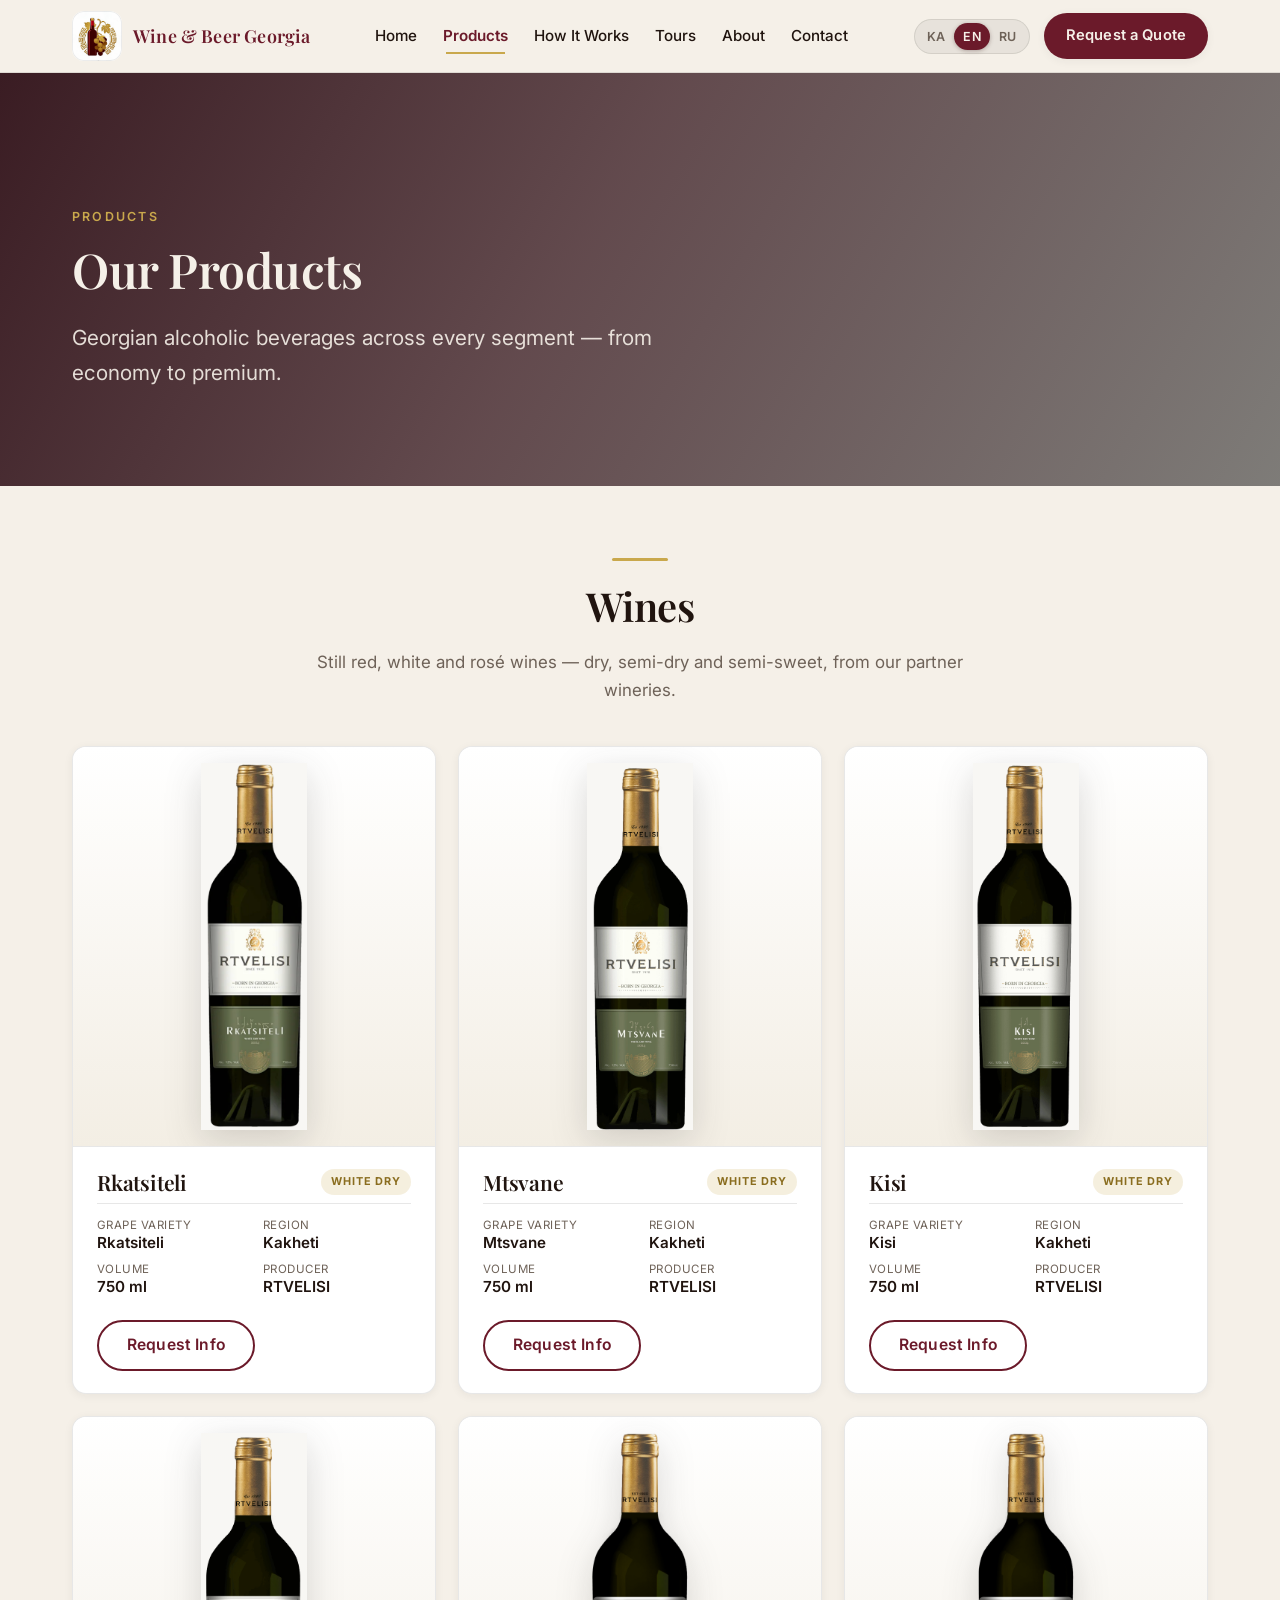
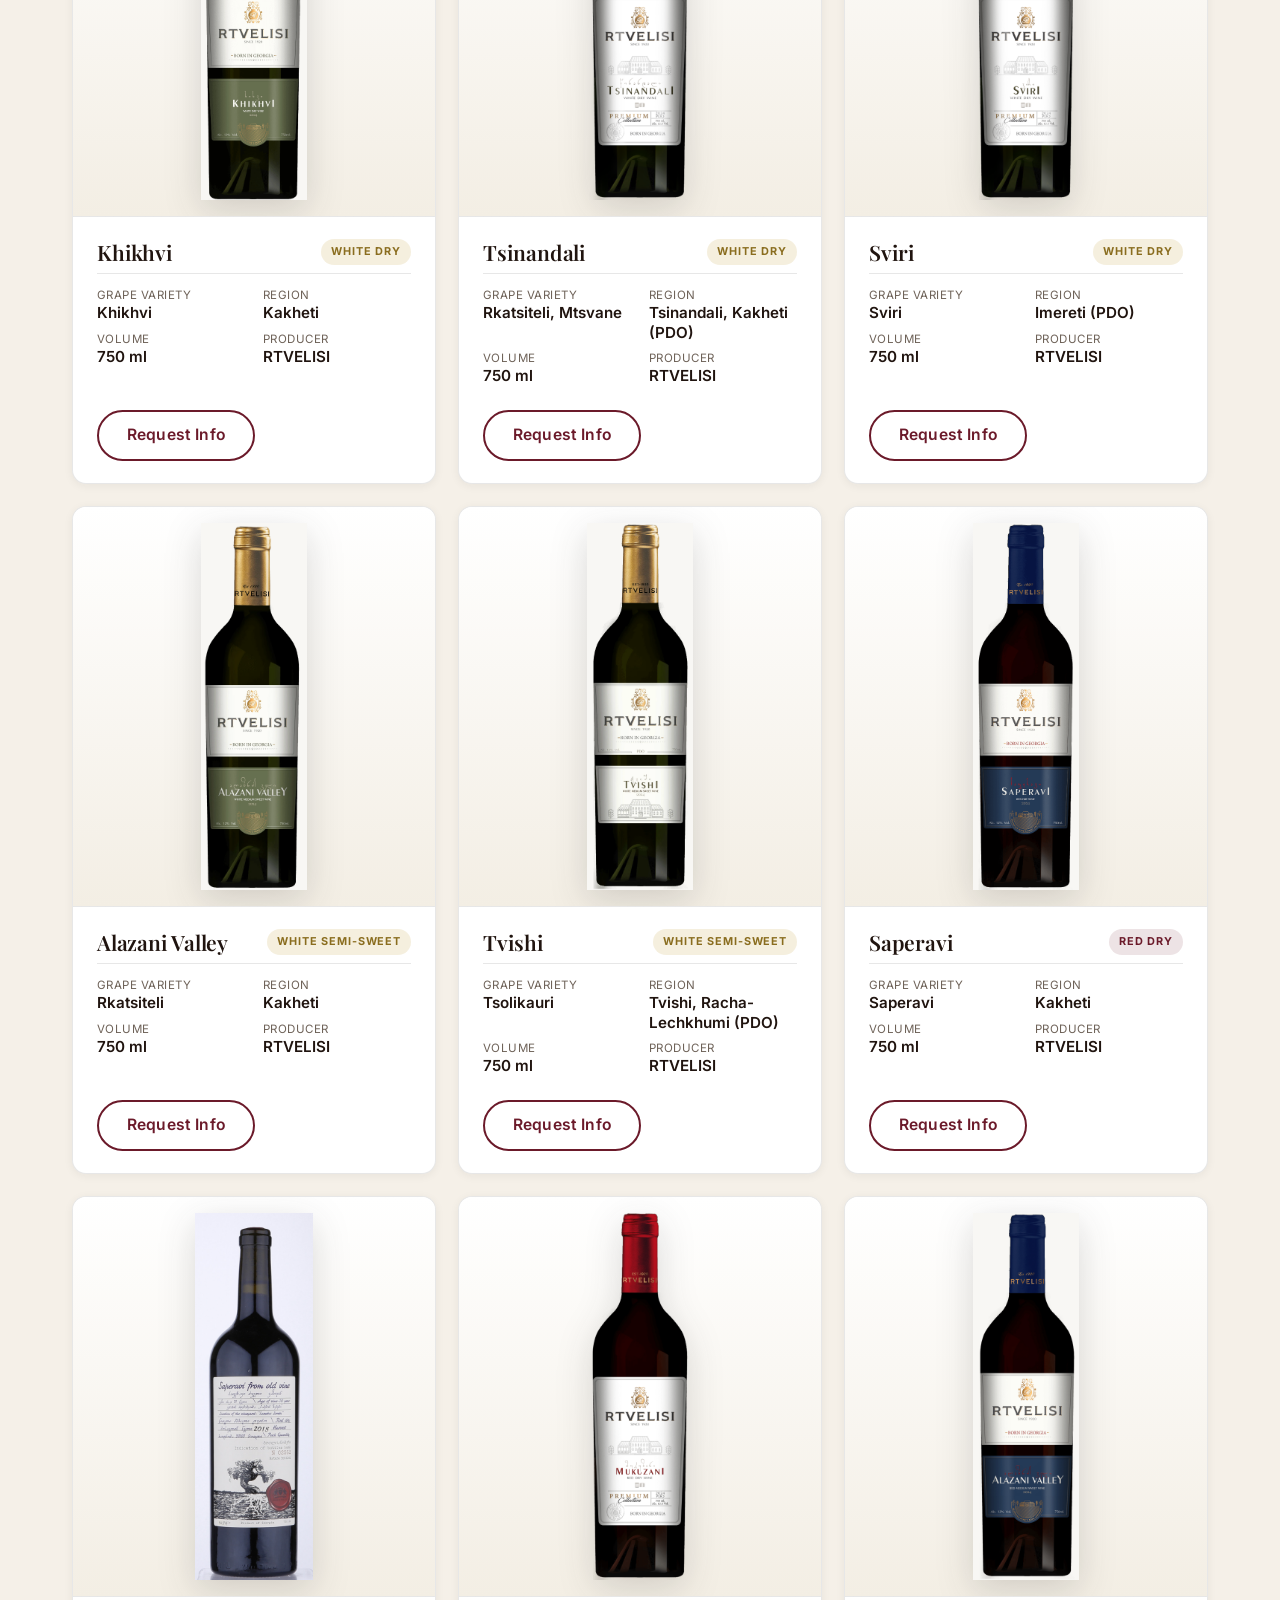
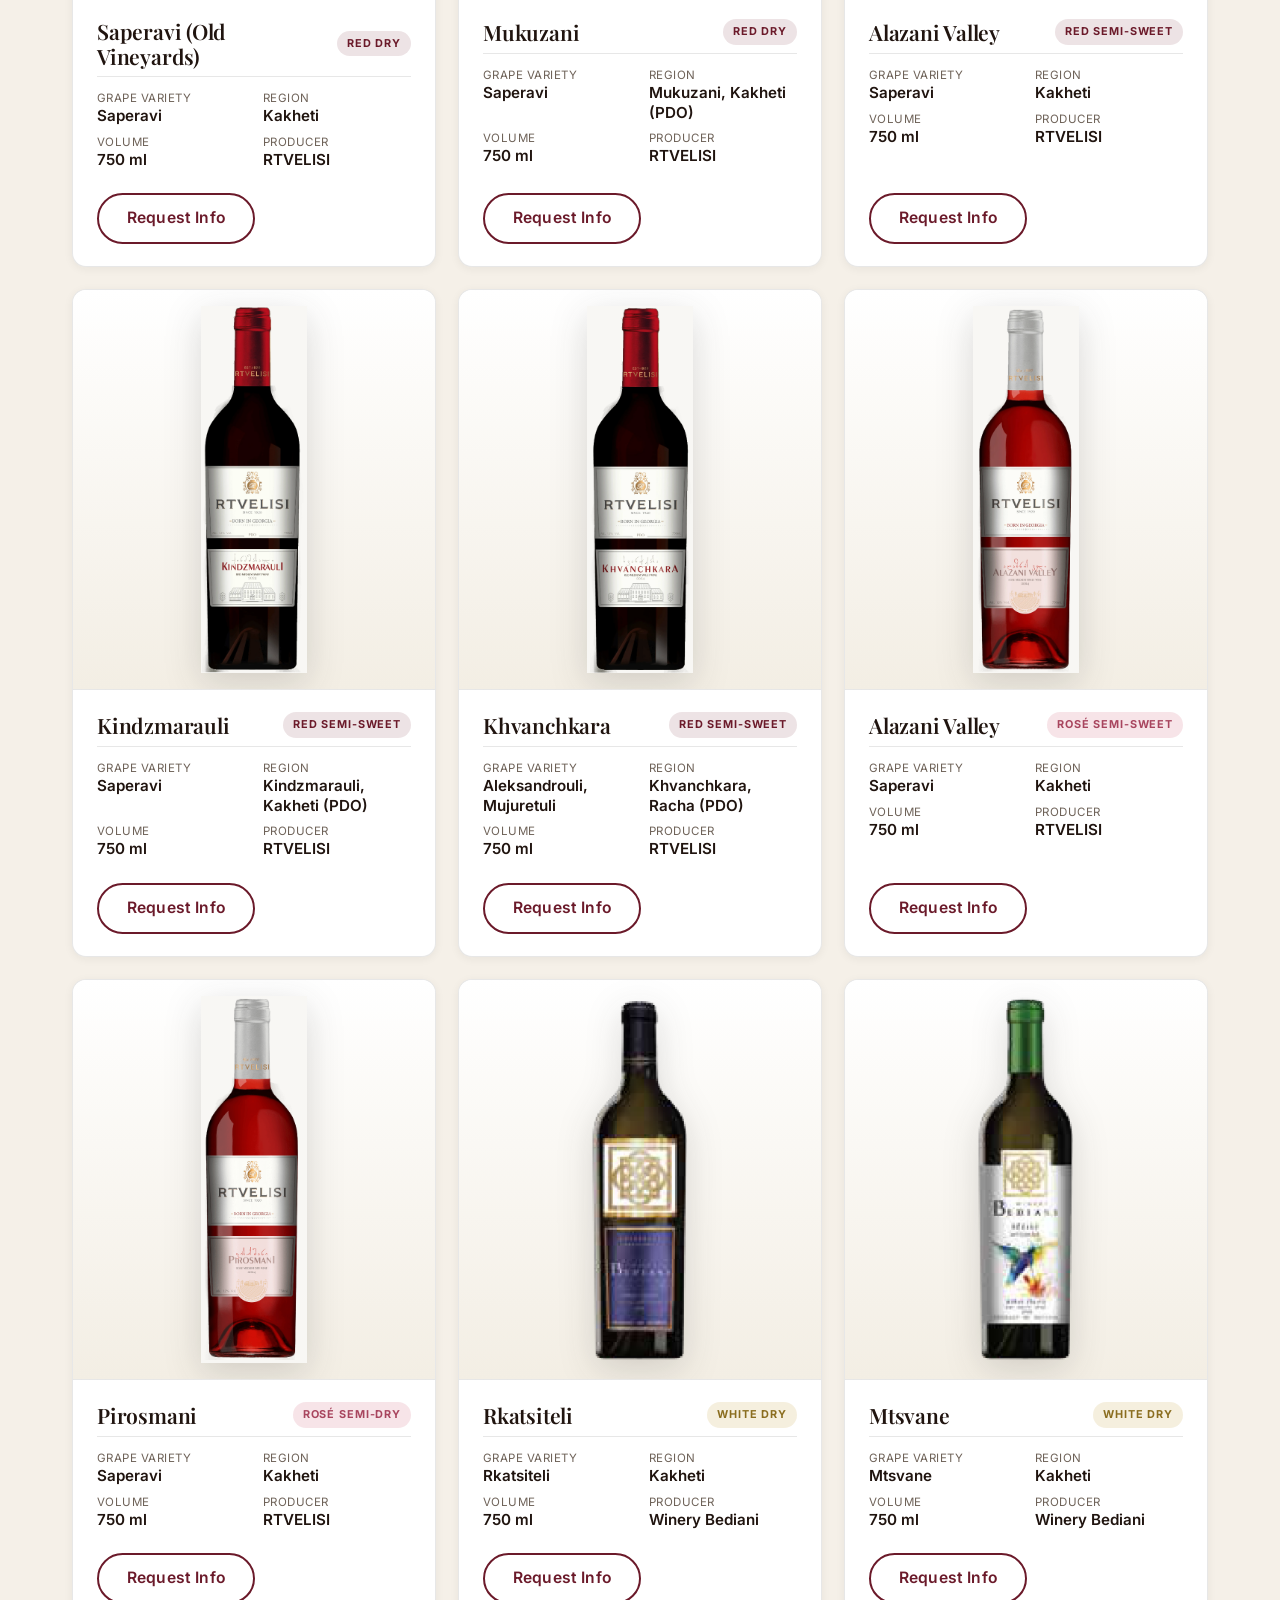
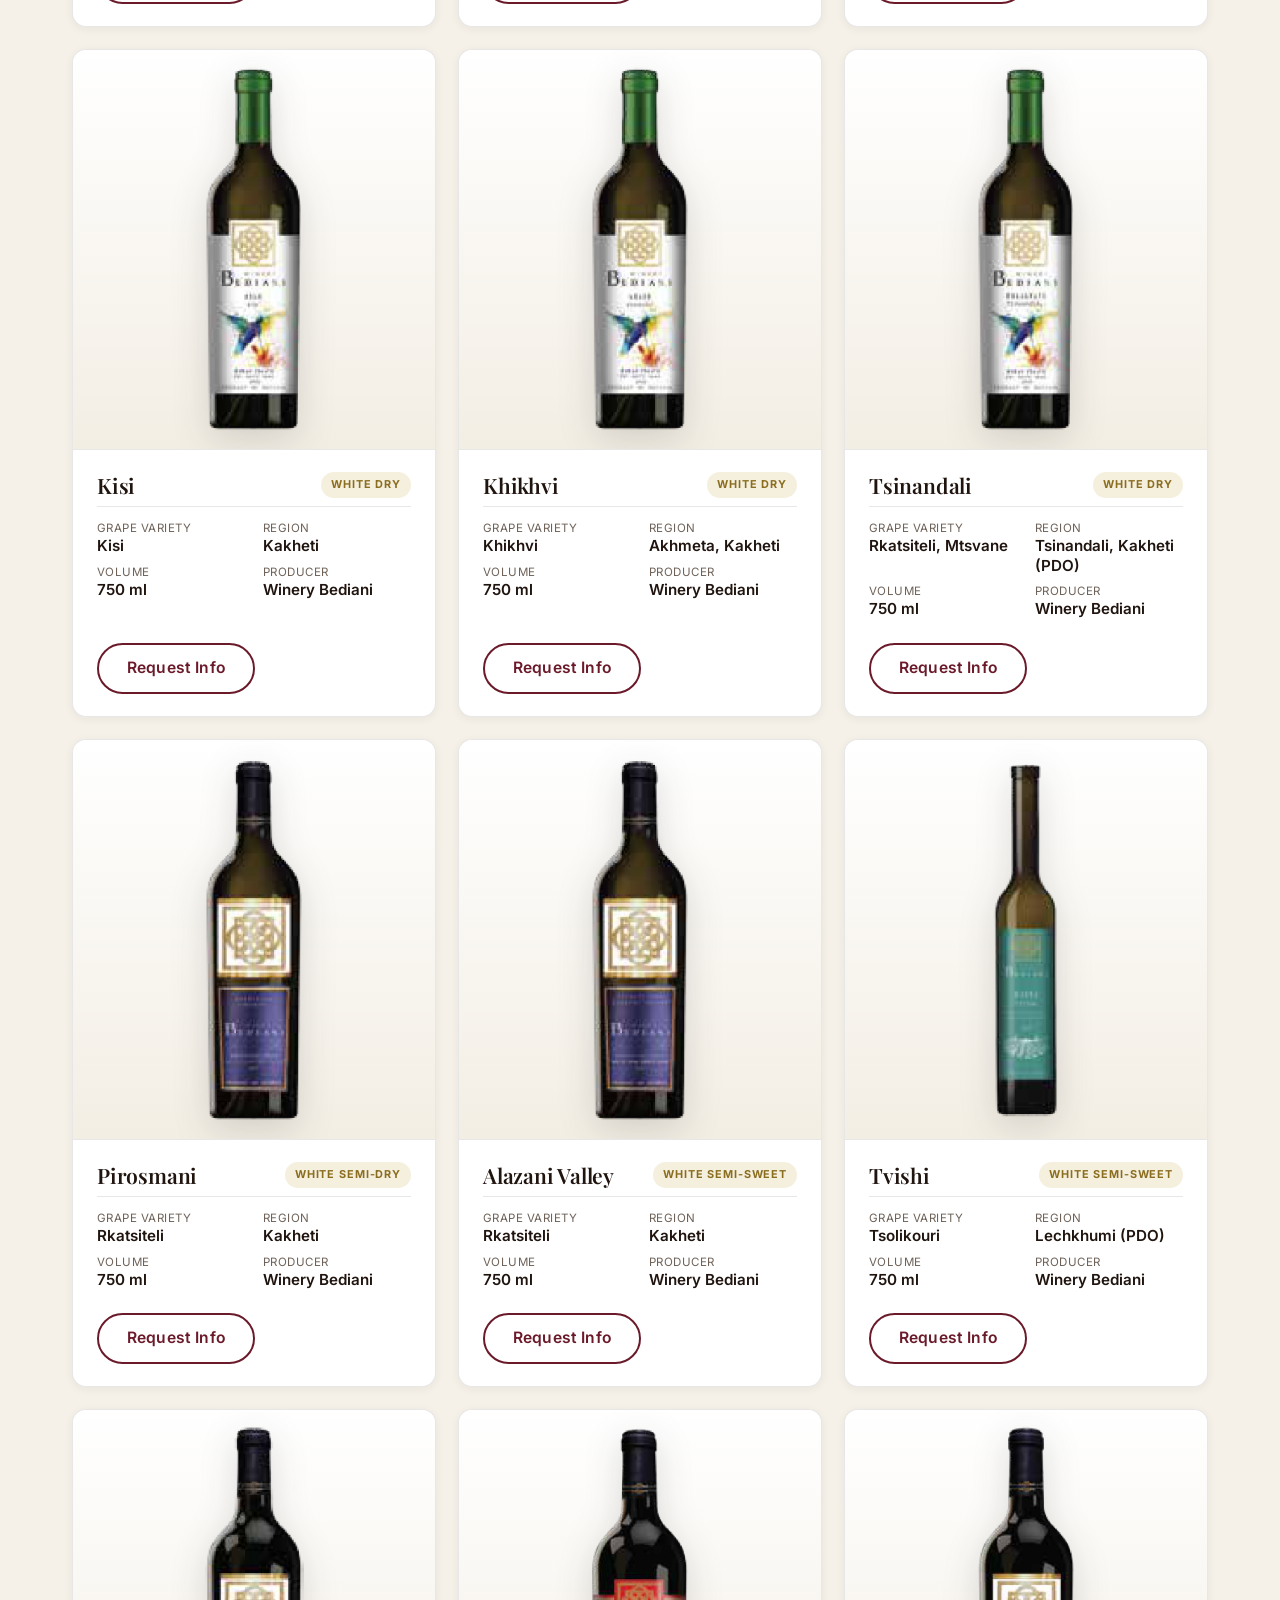
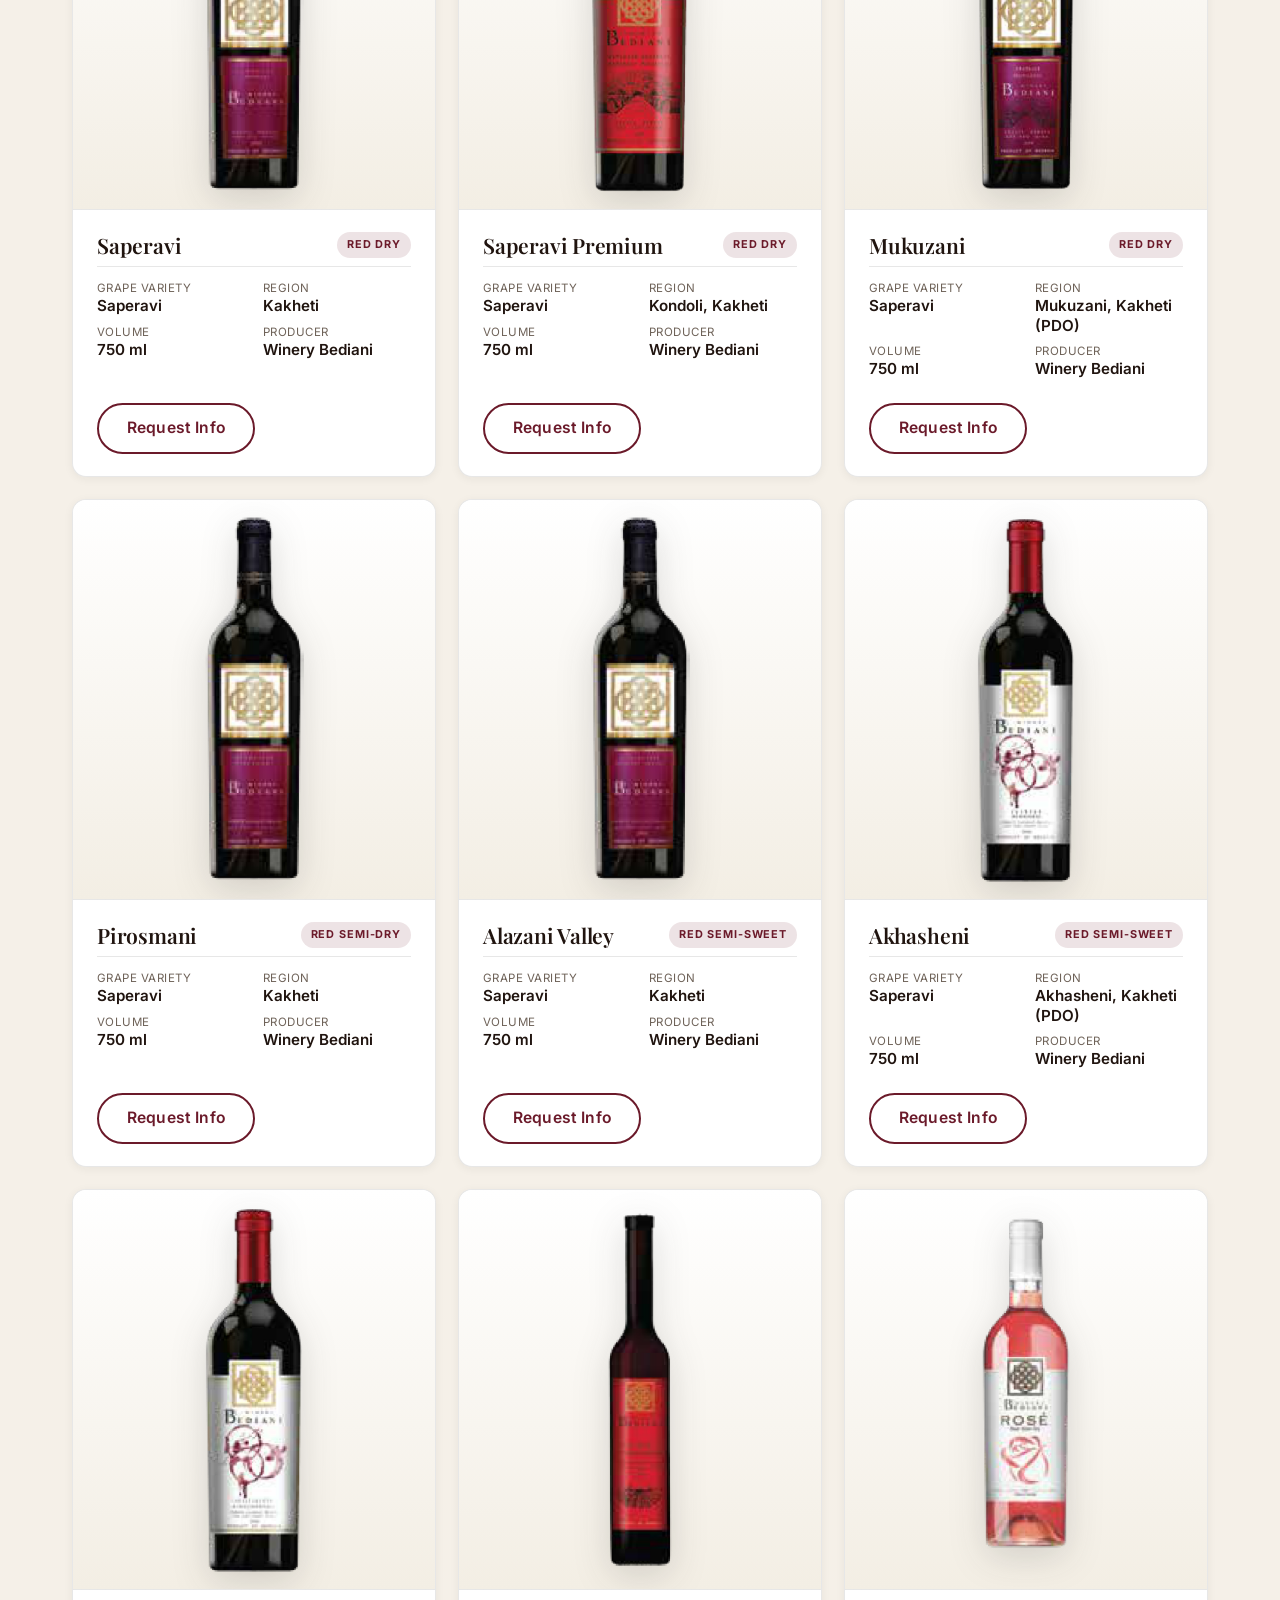
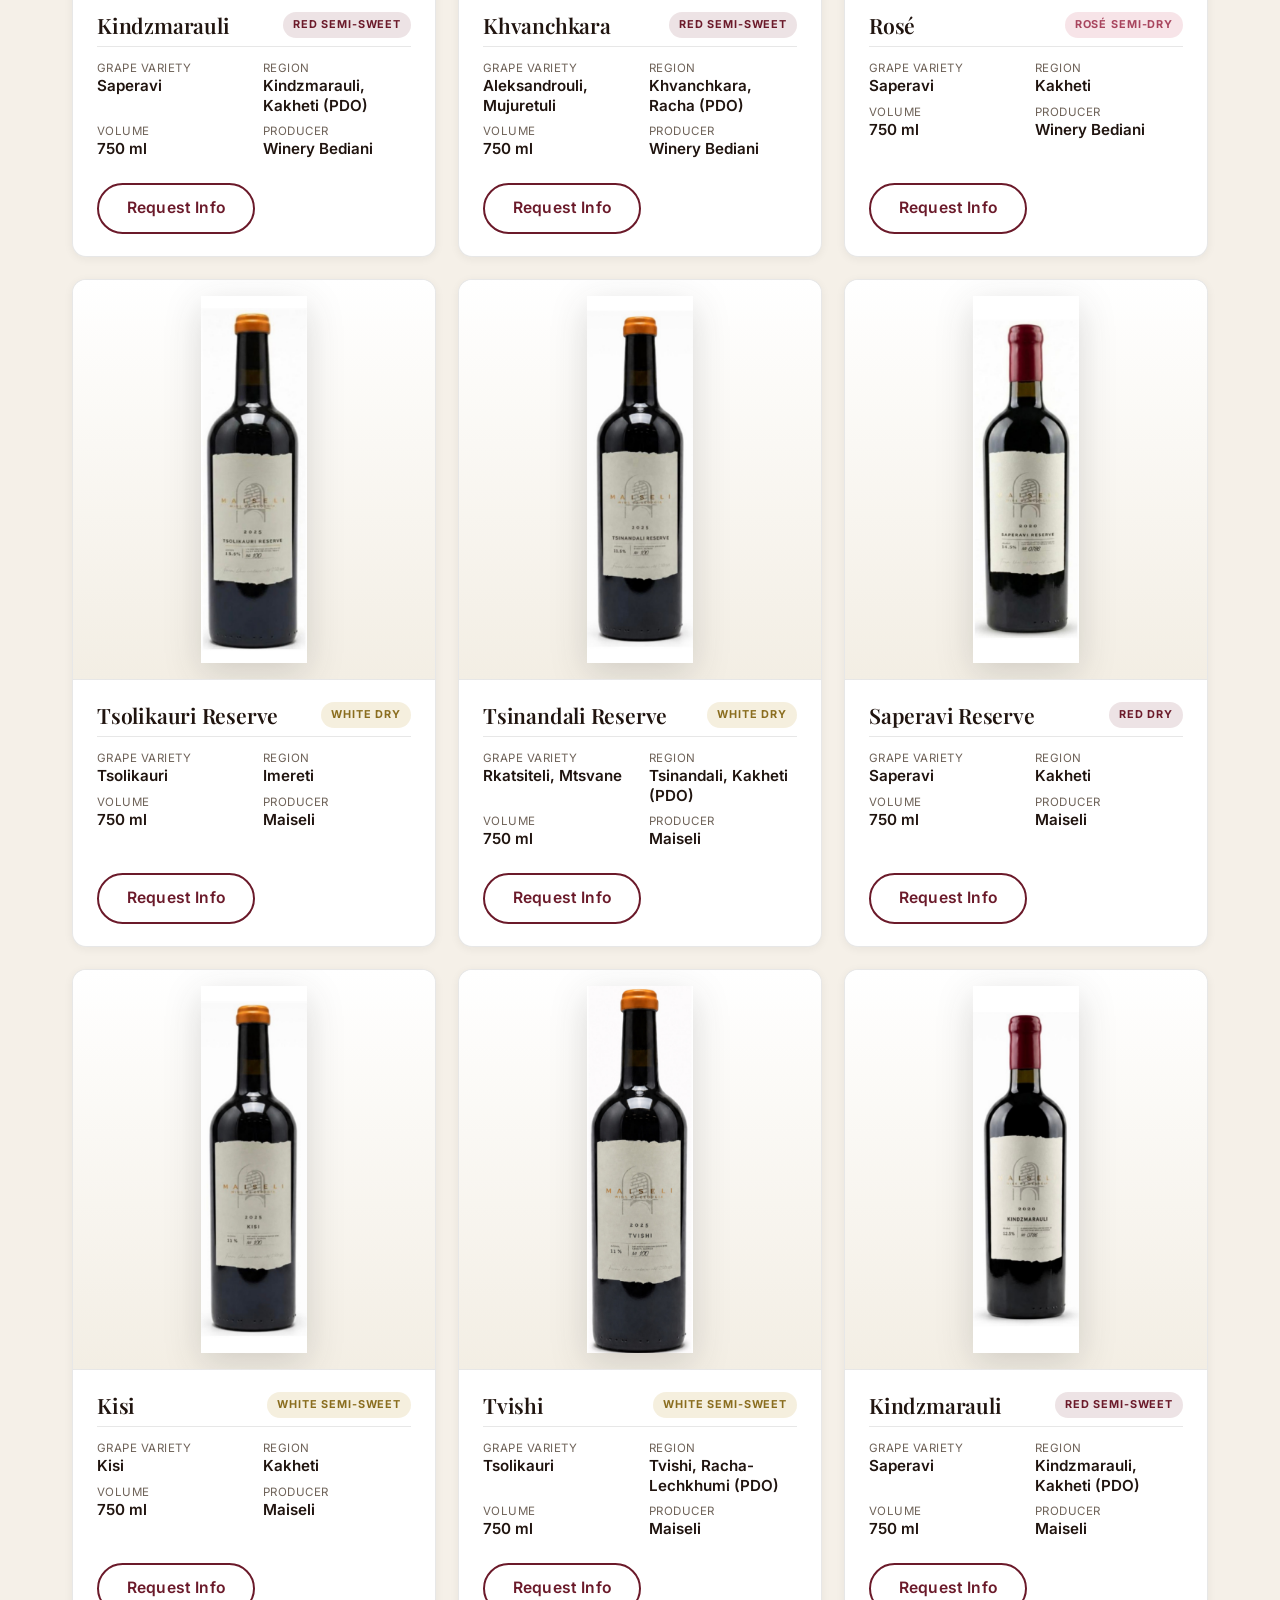
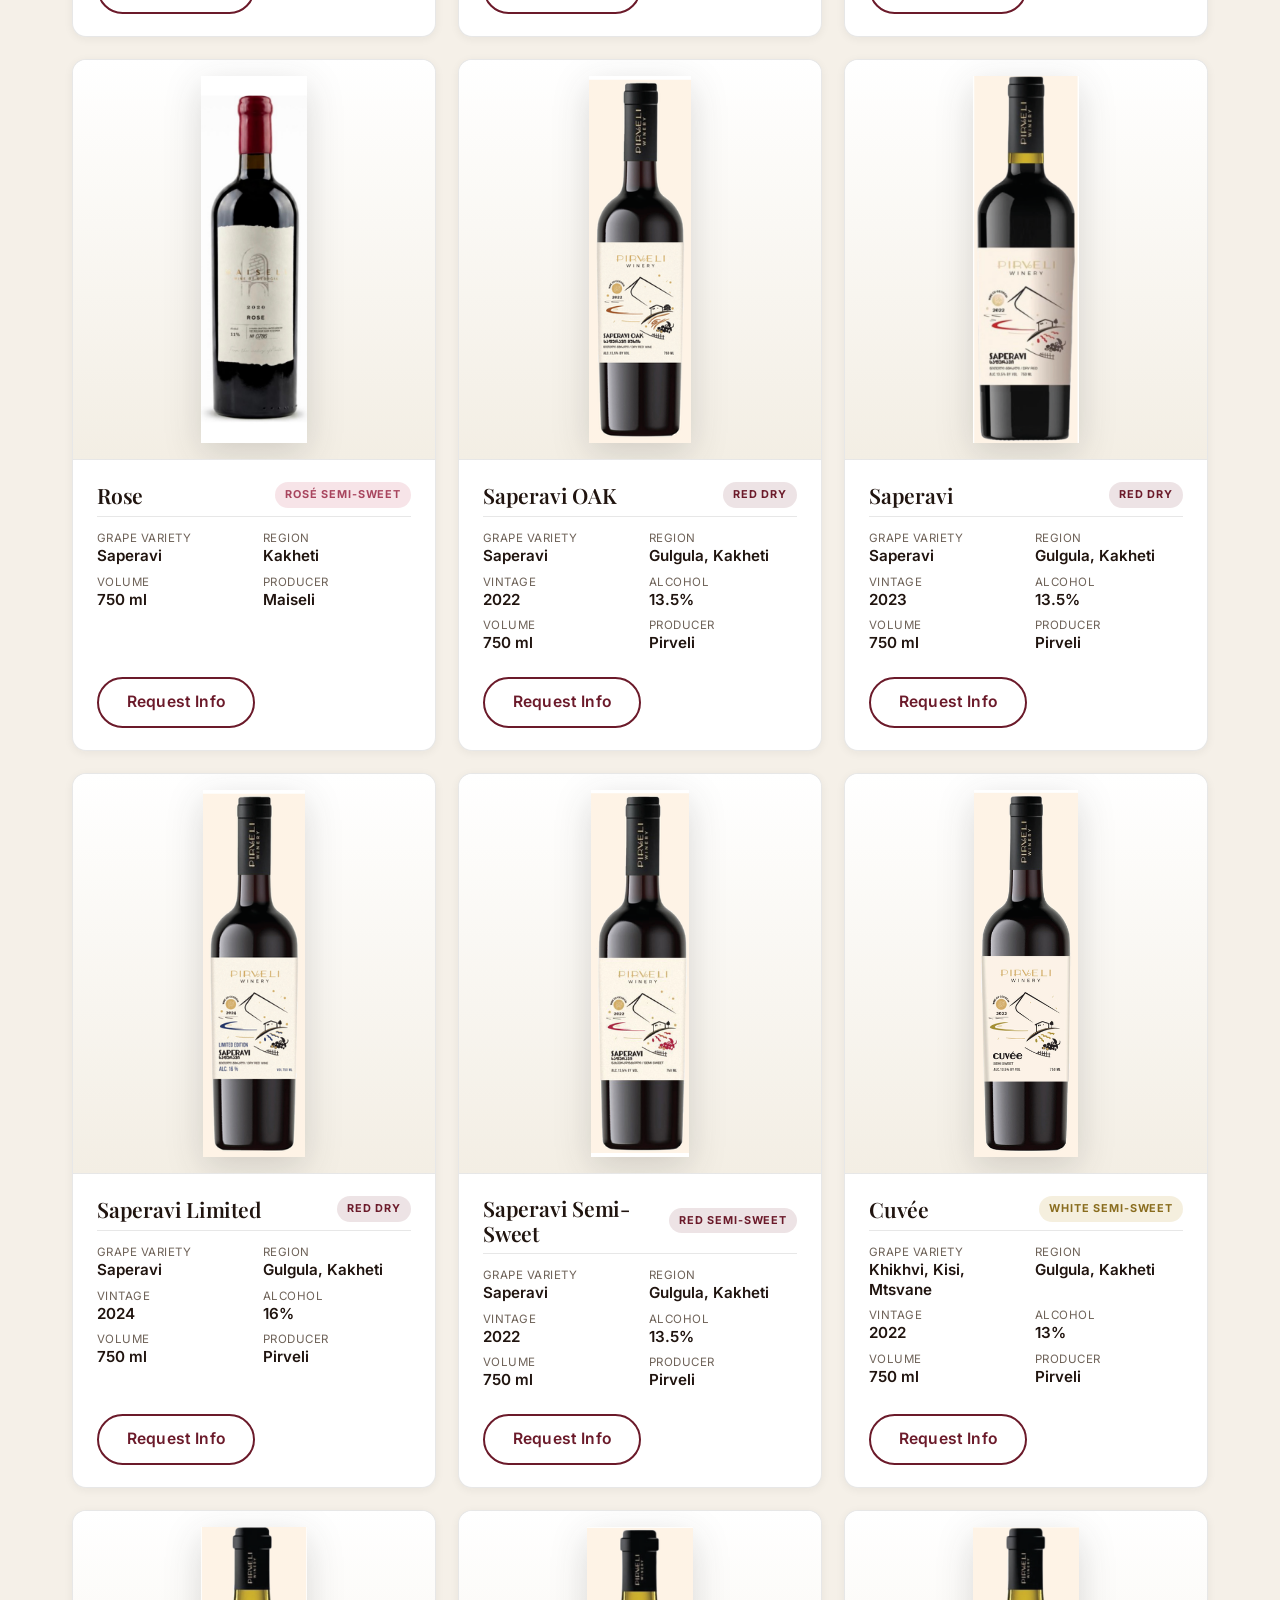
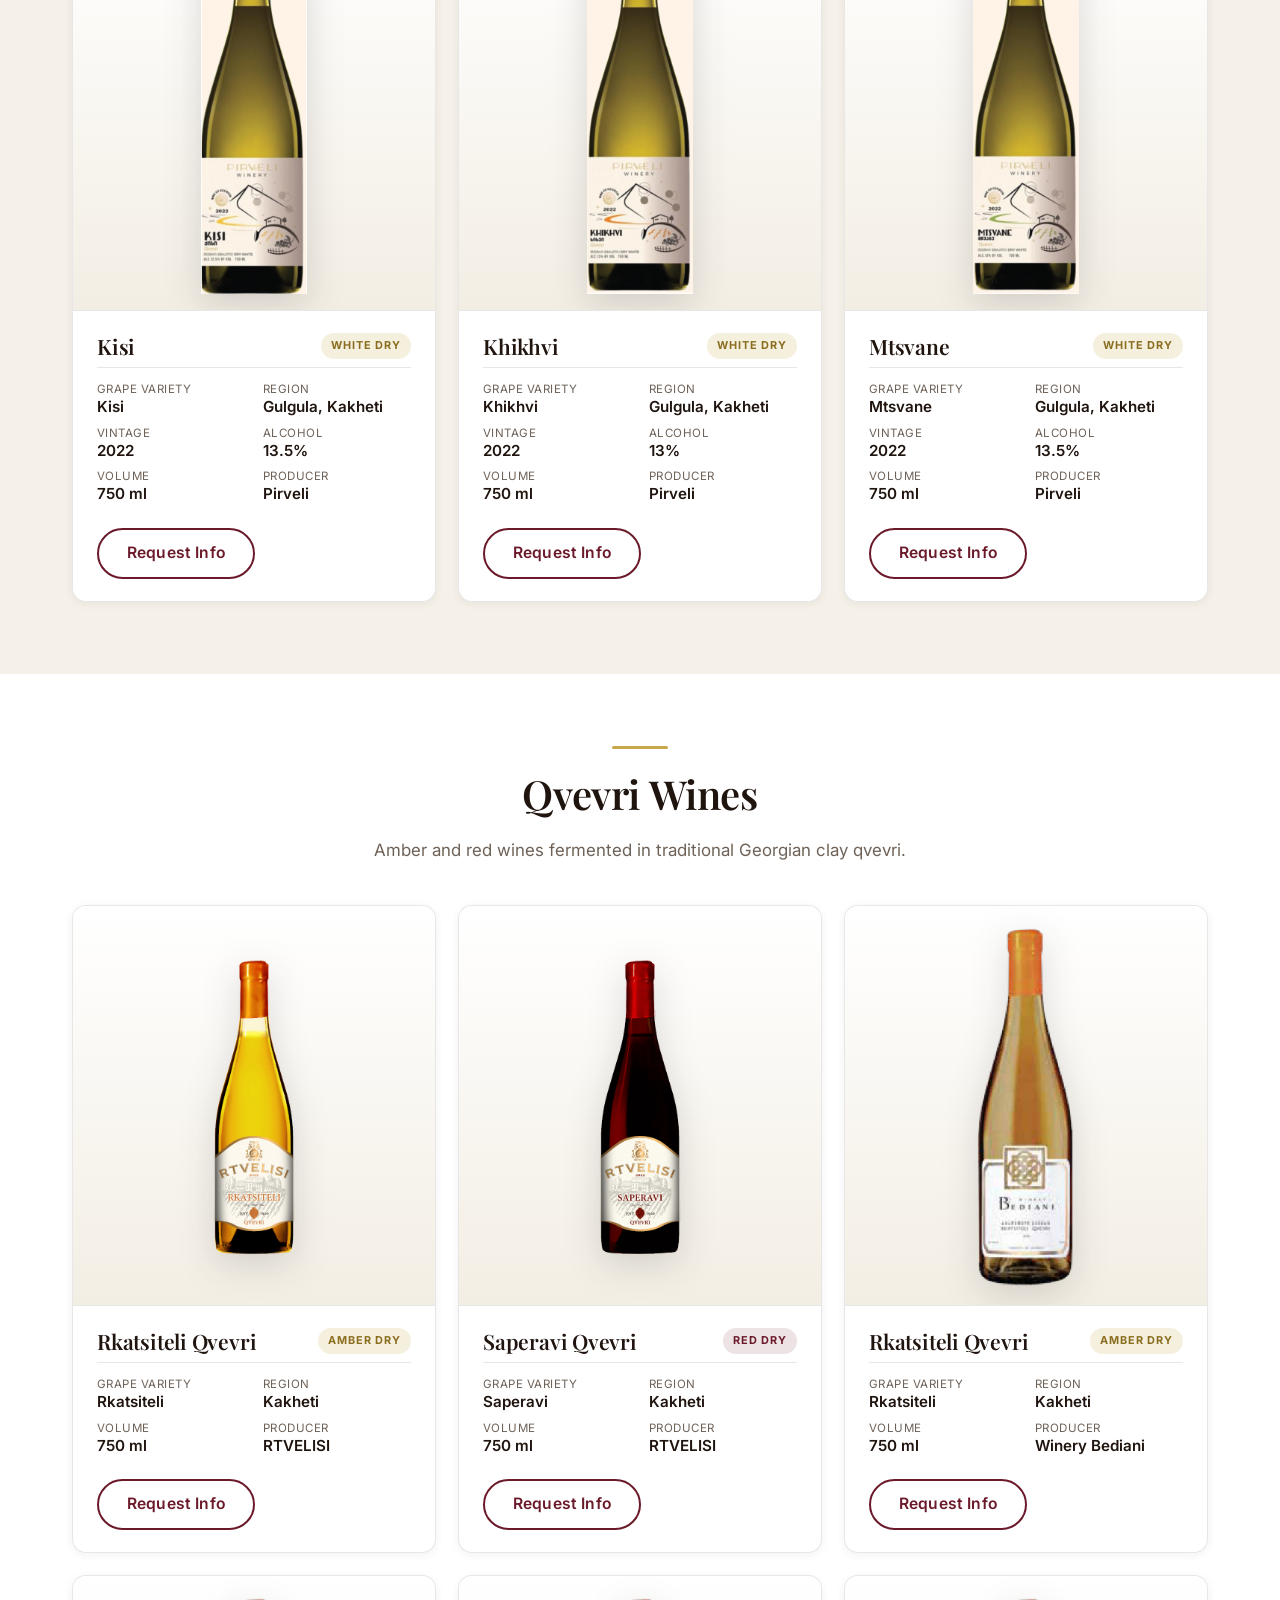
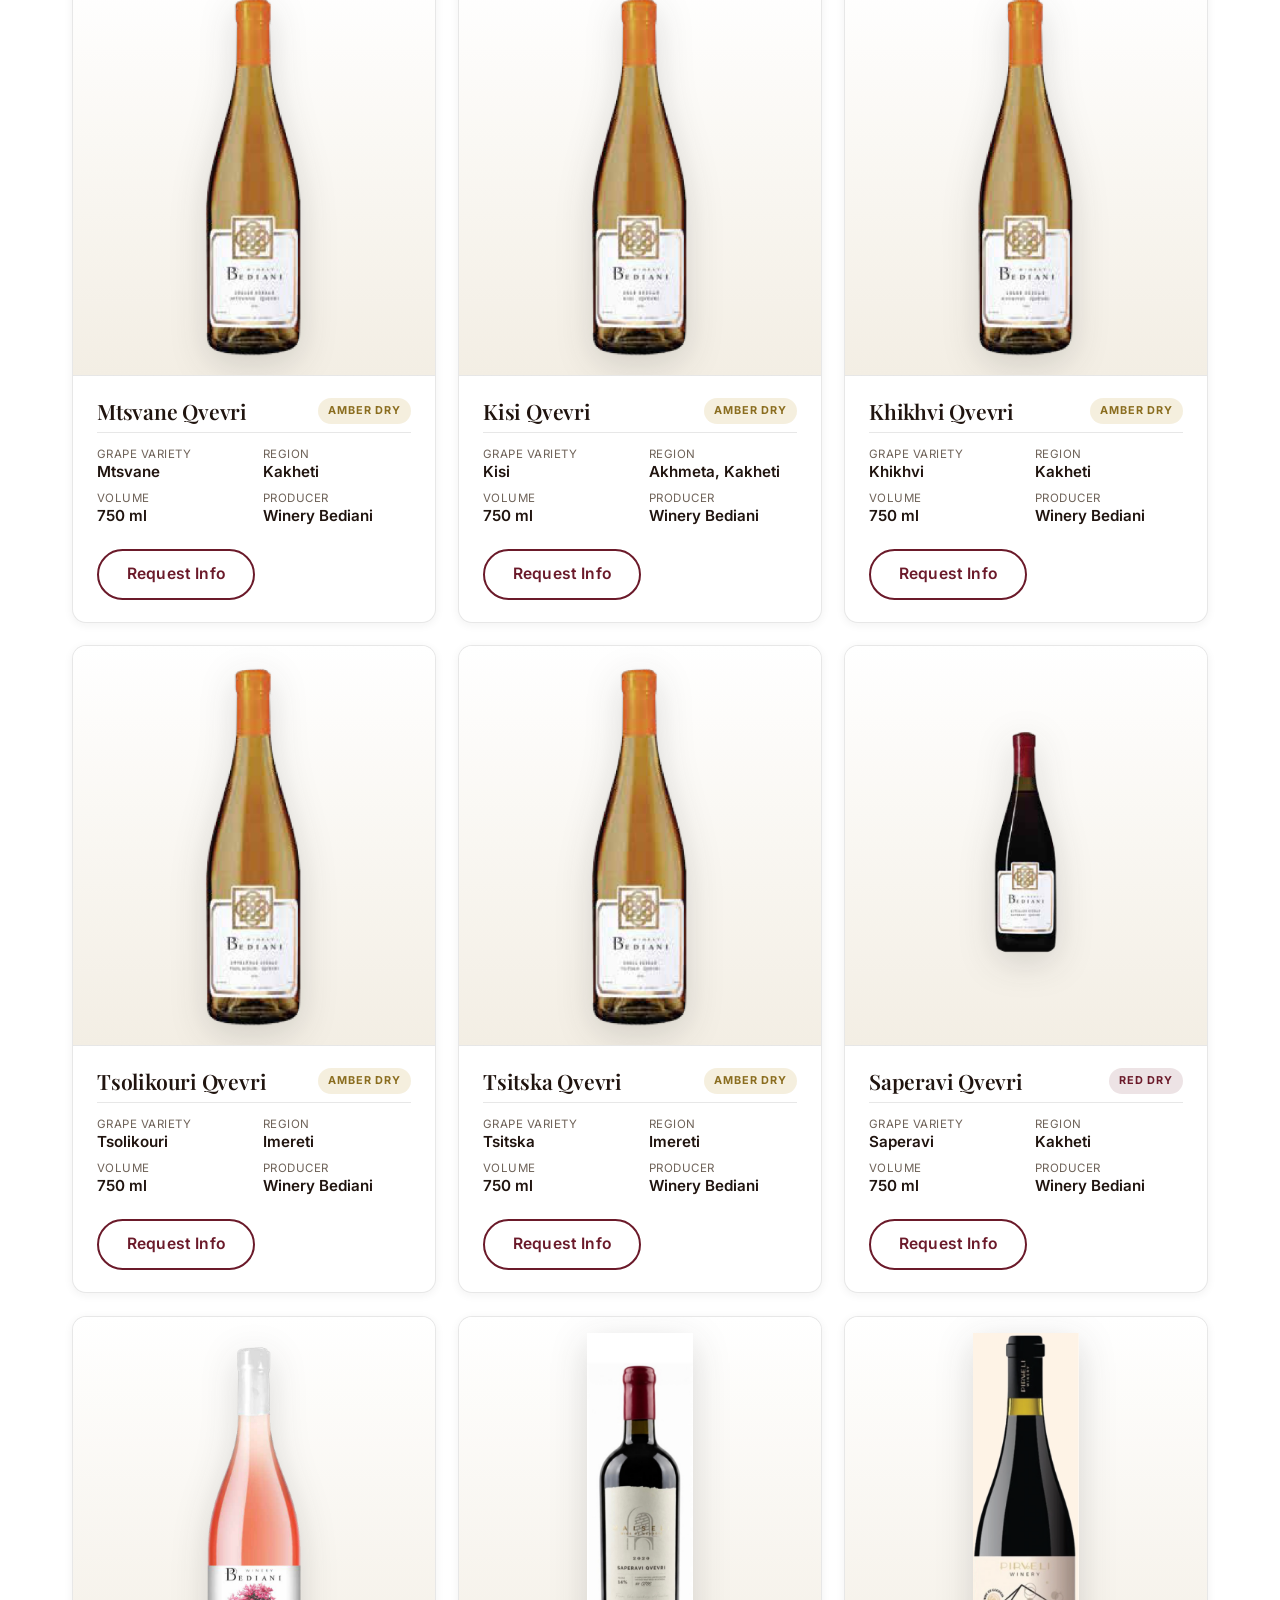
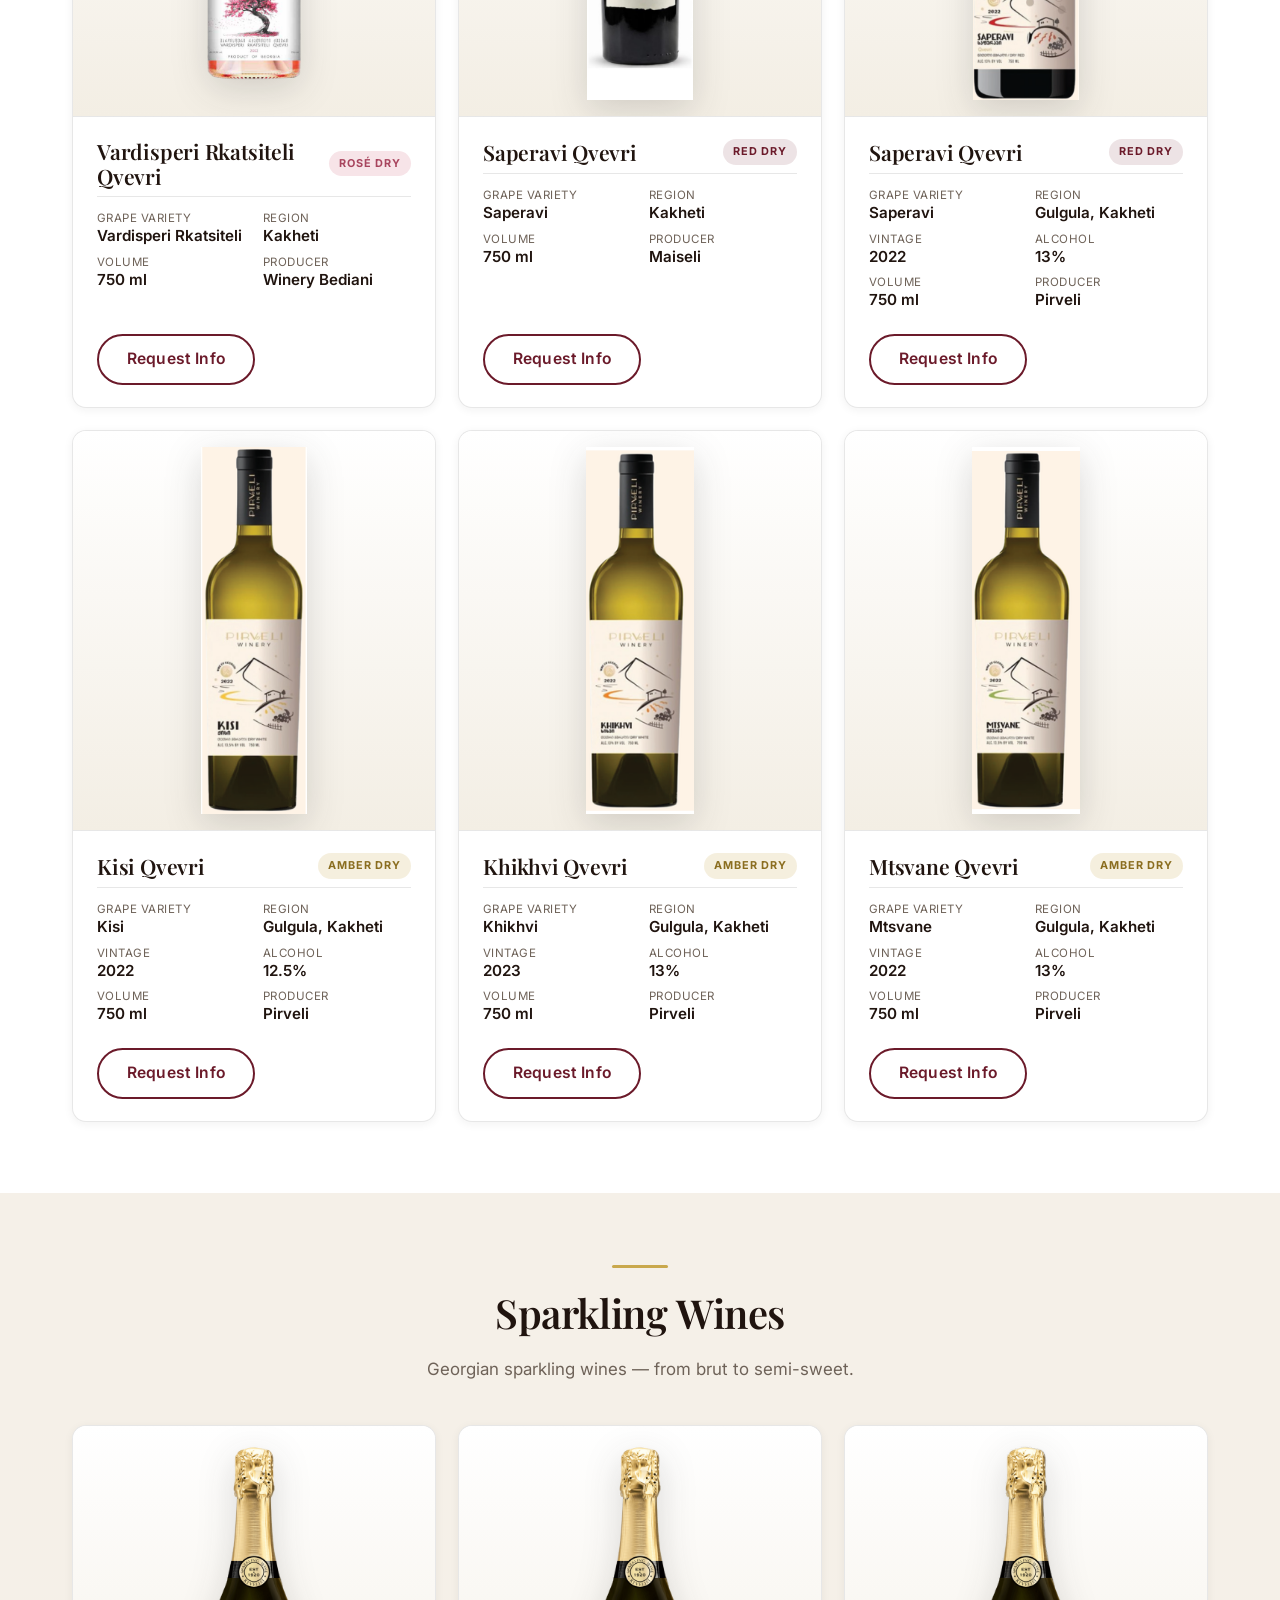
<file: products.html>
<!DOCTYPE html>
<html lang="en" data-lang="en">
<head>
  <meta charset="UTF-8" />
  <meta name="viewport" content="width=device-width, initial-scale=1.0" />
  <title data-i18n="meta.products.title">Products — Wine &amp; Beer Georgia</title>
  <meta name="description" content="Georgian wine, chacha, vodka, cognac, whisky and beer across every segment — from economy to premium. Minimum order 1 pallet, mixed orders available." />

  <link rel="preconnect" href="https://fonts.googleapis.com" />
  <link rel="preconnect" href="https://fonts.gstatic.com" crossorigin />
  <link href="https://fonts.googleapis.com/css2?family=Playfair+Display:wght@500;600;700&family=Inter:wght@400;500;600;700&family=Noto+Sans+Georgian:wght@400;500;600;700&display=swap" rel="stylesheet" />

  <link rel="stylesheet" href="css/styles.css?v=8" />
  <link rel="icon" href="data:image/svg+xml,<svg xmlns='http://www.w3.org/2000/svg' viewBox='0 0 32 32'><rect width='32' height='32' rx='7' fill='%236B1A2A'/><text x='16' y='22' font-size='17' font-family='Georgia,serif' fill='%23C9A84C' text-anchor='middle'>W</text></svg>" />
</head>
<body>

  <!-- ===================== HEADER ===================== -->
  <header class="site-header">
    <div class="container nav">
      <a class="brand" href="index.html" aria-label="Wine &amp; Beer Georgia — home">
        <span class="brand-logo" aria-hidden="true"></span>
        <span class="brand-text">
          <span class="brand-name">Wine &amp; Beer Georgia</span>
          <span class="brand-sub" data-i18n="common.tagline">Export partner for Georgian wine &amp; spirits</span>
        </span>
      </a>
      <nav class="nav-menu" aria-label="Main navigation">
        <a href="index.html" data-i18n="nav.home">Home</a>
        <a href="products.html" aria-current="page" data-i18n="nav.products">Products</a>
        <a href="how-it-works.html" data-i18n="nav.howItWorks">How It Works</a>
        <a href="tours.html" data-i18n="nav.tours">Tours</a>
        <a href="about.html" data-i18n="nav.about">About</a>
        <a href="contact.html" data-i18n="nav.contact">Contact</a>
        <a class="btn btn--primary nav-cta-mobile" href="contact.html" data-i18n="common.requestQuote">Request a Quote</a>
      </nav>
      <div class="nav-actions">
        <div class="lang-switch" role="group" aria-label="Language">
          <button class="lang-btn" type="button" data-lang="ka" aria-pressed="false">KA</button>
          <button class="lang-btn" type="button" data-lang="en" aria-pressed="true">EN</button>
          <button class="lang-btn" type="button" data-lang="ru" aria-pressed="false">RU</button>
        </div>
        <a class="btn btn--primary nav-cta" href="contact.html" data-i18n="common.requestQuote">Request a Quote</a>
        <button class="nav-toggle" type="button" aria-label="Toggle menu" aria-expanded="false">
          <span></span>
        </button>
      </div>
    </div>
  </header>

  <main>
    <!-- ============================ PAGE HERO ============================ -->
    <!-- TODO: replace Unsplash placeholder with a real product / cellar photo -->
    <section class="hero page-hero" style="--hero-img: url('https://images.unsplash.com/photo-1553361371-9b22f78e8b1d?auto=format&fit=crop&w=1900&q=80');">
      <div class="container">
        <div class="hero-content">
          <span class="eyebrow" data-i18n="nav.products">Products</span>
          <h1 data-i18n="products.title">Our Products</h1>
          <p class="hero-sub" data-i18n="products.subtitle">Georgian alcoholic beverages across every segment — from economy to premium.</p>
        </div>
      </div>
    </section>

    <!-- ===================== CATALOGUE (rendered by js/catalog.js, grouped by category) ===================== -->
    <div id="catalog"></div>

    <!-- Catalogue / MOQ note -->
    <section class="section section--white">
      <div class="container">
        <div class="note-banner" data-reveal>
          <span class="icon" aria-hidden="true">
            <svg viewBox="0 0 24 24" fill="none" stroke="currentColor" stroke-width="1.8" stroke-linecap="round" stroke-linejoin="round"><circle cx="12" cy="12" r="9"/><path d="M12 8h.01M11 11h1v5h1"/></svg>
          </span>
          <p data-i18n="products.note">Full catalogue available upon request. Minimum order: 600 bottles (1 pallet). Mixed orders from different producers available.</p>
        </div>
      </div>
    </section>

    <!-- ===================== MONDO COFFEE (new export line — sample photos) ===================== -->
    <section class="section section--cream">
      <div class="container">
        <div class="section-head section-head--center" data-reveal>
          <div class="accent-line"></div>
          <span class="eyebrow" data-i18n="coffee.eyebrow">New — Coffee Export</span>
          <h2 class="section-title">Mondo Coffee</h2>
          <p class="section-sub" data-i18n="coffee.sub">Georgian coffee for export — a new line we're adding. A few samples below.</p>
        </div>
        <div class="grid coffee-grid">
          <figure class="coffee-card" data-reveal data-delay="1">
            <img src="assets/coffee/mondo-1.jpg" alt="Mondo Coffee — packaged coffee" loading="lazy" />
            <figcaption data-i18n="coffee.cap1">Coffee bags</figcaption>
          </figure>
          <figure class="coffee-card" data-reveal data-delay="2">
            <img src="assets/coffee/mondo-2.jpg" alt="Mondo Coffee — roasted beans" loading="lazy" />
            <figcaption data-i18n="coffee.cap2">Roasted beans</figcaption>
          </figure>
          <figure class="coffee-card" data-reveal data-delay="3">
            <img src="assets/coffee/mondo-3.jpg" alt="Mondo Coffee — freshly brewed" loading="lazy" />
            <figcaption data-i18n="coffee.cap3">Freshly brewed</figcaption>
          </figure>
          <figure class="coffee-card" data-reveal data-delay="4">
            <img src="assets/coffee/mondo-4.jpg" alt="Mondo Coffee — espresso" loading="lazy" />
            <figcaption data-i18n="coffee.cap4">Espresso</figcaption>
          </figure>
        </div>
      </div>
    </section>

    <!-- ========================== CTA BAND ========================== -->
    <section class="cta-band" style="--band-img: url('https://images.unsplash.com/photo-1506377247377-2a5b3b417ebb?auto=format&fit=crop&w=1900&q=80');">
      <div class="container" data-reveal>
        <h2 data-i18n="home.ctaband.title">Ready to source Georgian beverages?</h2>
        <p data-i18n="home.ctaband.text">Tell us what you need — we'll find the right producer and the best price.</p>
        <a class="btn btn--gold btn--lg" href="contact.html" data-i18n="common.requestQuote">Request a Quote</a>
      </div>
    </section>
  </main>

  <!-- ===================== FOOTER ===================== -->
  <footer class="site-footer">
    <div class="container">
      <div class="footer-grid">
        <div class="footer-brand">
          <a class="brand" href="index.html">
            <span class="brand-logo" aria-hidden="true"></span>
            <span class="brand-text">
              <span class="brand-name">Wine &amp; Beer Georgia</span>
              <span class="brand-sub">winebeerge.com</span>
            </span>
          </a>
          <p class="footer-tagline" data-i18n="footer.tagline">Export partner for Georgian wine &amp; spirits. Direct from the producer.</p>
        </div>
        <div class="footer-col">
          <h4 data-i18n="footer.links.title">Pages</h4>
          <ul>
            <li><a href="index.html" data-i18n="nav.home">Home</a></li>
            <li><a href="products.html" data-i18n="nav.products">Products</a></li>
            <li><a href="how-it-works.html" data-i18n="nav.howItWorks">How It Works</a></li>
            <li><a href="tours.html" data-i18n="nav.tours">Tours</a></li>
            <li><a href="about.html" data-i18n="nav.about">About</a></li>
            <li><a href="contact.html" data-i18n="nav.contact">Contact</a></li>
          </ul>
        </div>
        <div class="footer-col">
          <h4 data-i18n="footer.contact.title">Contact</h4>
          <!-- TODO: replace with real contact details -->
          <ul class="footer-contact">
            <li>
              <svg viewBox="0 0 24 24" fill="none" stroke="currentColor" stroke-width="1.8" stroke-linecap="round" stroke-linejoin="round"><rect x="3" y="5" width="18" height="14" rx="2"/><path d="m3 7 9 6 9-6"/></svg>
              <a href="mailto:Winebeer.ge@gmail.com">Winebeer.ge@gmail.com</a>
            </li>
            <li>
              <svg viewBox="0 0 24 24" fill="none" stroke="currentColor" stroke-width="1.8" stroke-linecap="round" stroke-linejoin="round"><path d="M22 16.9v3a2 2 0 0 1-2.2 2 19.8 19.8 0 0 1-8.6-3.1 19.5 19.5 0 0 1-6-6A19.8 19.8 0 0 1 2.1 4.2 2 2 0 0 1 4.1 2h3a2 2 0 0 1 2 1.7c.1 1 .4 1.9.7 2.8a2 2 0 0 1-.5 2.1L8.1 9.9a16 16 0 0 0 6 6l1.3-1.3a2 2 0 0 1 2.1-.4c.9.3 1.8.6 2.8.7a2 2 0 0 1 1.7 2Z"/></svg>
              <a href="https://wa.me/995511716914">+995 511 71 69 14</a>
            </li>
            <li>
              <svg viewBox="0 0 24 24" fill="none" stroke="currentColor" stroke-width="1.8" stroke-linecap="round" stroke-linejoin="round"><path d="M20 10c0 6-8 12-8 12s-8-6-8-12a8 8 0 0 1 16 0Z"/><circle cx="12" cy="10" r="3"/></svg>
              <span>Tbilisi, Georgia</span>
            </li>
            <li data-i18n="footer.contact.note">Minimum order: 1 pallet (600 bottles)</li>
          </ul>
        </div>
      </div>
      <div class="footer-bottom">
        <span data-i18n="footer.rights">© 2025 Wine &amp; Beer Georgia. All rights reserved.</span>
        <span class="todo">winebeerge.com</span>
      </div>
    </div>
  </footer>

  <script src="js/translations.js?v=8"></script>
  <script src="js/catalog.js?v=8"></script>
  <script src="js/main.js?v=8"></script>
</body>
</html>
</file>
<file: css/styles.css>
/* ============================================================================
   Wine & Beer Georgia — styles.css
   Palette: burgundy #6B1A2A · gold #C9A84C · cream #F5F0E8 · charcoal #1C1C1C
   Fonts:   Playfair Display (headings) · Inter (body) · Noto Sans Georgian (KA)
   Mobile-first, responsive, B2B-premium aesthetic.
============================================================================ */

/* ---------------------------------- Tokens -------------------------------- */
:root {
  --burgundy: #6B1A2A;
  --burgundy-dark: #4E1220;
  --burgundy-deep: #2A0A12;
  --gold: #C9A84C;
  --gold-soft: #D9BE70;
  --cream: #F5F0E8;
  --cream-dark: #ECE3D4;
  --charcoal: #1C1C1C;
  --charcoal-soft: #2A2A2A;
  --ink: #20140F;
  --muted: #6E6258;
  --line: rgba(28, 28, 28, 0.10);
  --white: #ffffff;

  --font-head: "Playfair Display", Georgia, "Times New Roman", serif;
  --font-body: "Inter", system-ui, -apple-system, "Segoe UI", Roboto, sans-serif;
  --font-ka: "Noto Sans Georgian", "BPG Nino Mtavruli", var(--font-body);

  --maxw: 1180px;
  --radius: 14px;
  --radius-sm: 9px;
  --shadow-sm: 0 2px 10px rgba(28, 28, 28, 0.06);
  --shadow-md: 0 12px 34px rgba(28, 28, 28, 0.12);
  --shadow-lg: 0 26px 60px rgba(42, 10, 18, 0.22);
  --ease: cubic-bezier(0.22, 0.61, 0.36, 1);
  --header-h: 72px;
}

/* When Georgian is active, switch the whole UI to a Georgian-capable font. */
html[data-lang="ka"] {
  --font-head: "Noto Sans Georgian", "BPG Nino Mtavruli", "Playfair Display", serif;
  --font-body: "Noto Sans Georgian", "BPG Nino Mtavruli", "Inter", sans-serif;
}

/* ---------------------------------- Reset --------------------------------- */
*, *::before, *::after { box-sizing: border-box; }

html { scroll-behavior: smooth; -webkit-text-size-adjust: 100%; }

body {
  margin: 0;
  font-family: var(--font-body);
  color: var(--ink);
  background: var(--cream);
  line-height: 1.65;
  font-size: 17px;
  overflow-x: clip; /* guard against any element causing horizontal page shift */
  -webkit-font-smoothing: antialiased;
  -moz-osx-font-smoothing: grayscale;
}

body.nav-locked { overflow: hidden; }

img { max-width: 100%; display: block; }

a { color: inherit; text-decoration: none; }

h1, h2, h3, h4 {
  font-family: var(--font-head);
  font-weight: 600;
  line-height: 1.16;
  margin: 0 0 0.5em;
  color: var(--ink);
  letter-spacing: -0.01em;
}

p { margin: 0 0 1em; }

::selection { background: var(--gold); color: var(--charcoal); }

:focus-visible {
  outline: 3px solid var(--gold);
  outline-offset: 2px;
  border-radius: 4px;
}

/* --------------------------------- Layout --------------------------------- */
.container {
  width: 100%;
  max-width: var(--maxw);
  margin: 0 auto;
  padding: 0 22px;
}

.section { padding: 72px 0; }
.section--tight { padding: 52px 0; }
.section--cream { background: var(--cream); }
.section--white { background: var(--white); }
.section--dark { background: var(--charcoal); color: var(--cream); }
.section--dark h1, .section--dark h2, .section--dark h3 { color: var(--cream); }

.section-head { max-width: 660px; margin: 0 0 40px; }
.section-head--center { margin-left: auto; margin-right: auto; text-align: center; }

.eyebrow {
  display: inline-block;
  font-family: var(--font-body);
  font-size: 0.78rem;
  font-weight: 600;
  letter-spacing: 0.18em;
  text-transform: uppercase;
  color: var(--burgundy);
  margin-bottom: 14px;
}
.section--dark .eyebrow,
.hero .eyebrow { color: var(--gold); }

.section-title { font-size: clamp(1.7rem, 4vw, 2.5rem); }
.section-sub { color: var(--muted); font-size: 1.06rem; margin: 0; }
.section--dark .section-sub { color: rgba(245, 240, 232, 0.78); }

/* gold divider accent */
.accent-line {
  width: 56px; height: 3px;
  background: var(--gold);
  border-radius: 3px;
  margin: 0 0 22px;
}
.section-head--center .accent-line { margin-left: auto; margin-right: auto; }

/* --------------------------------- Buttons -------------------------------- */
.btn {
  display: inline-flex;
  align-items: center;
  justify-content: center;
  gap: 10px;
  font-family: var(--font-body);
  font-weight: 600;
  font-size: 0.98rem;
  letter-spacing: 0.01em;
  padding: 14px 28px;
  border-radius: 50px;
  border: 2px solid transparent;
  cursor: pointer;
  transition: transform 0.18s var(--ease), background 0.2s var(--ease),
              color 0.2s var(--ease), box-shadow 0.2s var(--ease), border-color 0.2s var(--ease);
  text-align: center;
  line-height: 1.2;
}
.btn:hover { transform: translateY(-2px); }
.btn:active { transform: translateY(0); }

.btn--primary { background: var(--burgundy); color: var(--cream); box-shadow: var(--shadow-sm); }
.btn--primary:hover { background: var(--burgundy-dark); box-shadow: var(--shadow-md); }

.btn--gold { background: var(--gold); color: var(--charcoal); }
.btn--gold:hover { background: var(--gold-soft); box-shadow: var(--shadow-md); }

.btn--ghost { background: transparent; color: var(--cream); border-color: rgba(245, 240, 232, 0.55); }
.btn--ghost:hover { border-color: var(--gold); color: var(--gold); }

.btn--outline { background: transparent; color: var(--burgundy); border-color: var(--burgundy); }
.btn--outline:hover { background: var(--burgundy); color: var(--cream); }

.btn--block { width: 100%; }
.btn--lg { padding: 17px 36px; font-size: 1.05rem; }

/* ------------------------------- Site header ------------------------------ */
.site-header {
  position: sticky;
  top: 0;
  z-index: 100;
  background: rgba(245, 240, 232, 0.86);
  backdrop-filter: saturate(140%) blur(12px);
  -webkit-backdrop-filter: saturate(140%) blur(12px);
  border-bottom: 1px solid var(--line);
  transition: box-shadow 0.25s var(--ease), background 0.25s var(--ease);
}
.site-header.is-scrolled { box-shadow: var(--shadow-sm); background: rgba(245, 240, 232, 0.96); }

.nav {
  display: flex;
  align-items: center;
  justify-content: space-between;
  gap: 14px;
  height: var(--header-h);
}

.brand { display: inline-flex; align-items: center; gap: 11px; flex-shrink: 0; }
.brand-mark {
  width: 38px; height: 38px;
  border-radius: 50%;
  background: linear-gradient(150deg, var(--burgundy), var(--burgundy-deep));
  color: var(--gold);
  display: grid; place-items: center;
  font-family: var(--font-head);
  font-size: 1.18rem;
  font-weight: 700;
  border: 1.5px solid var(--gold);
  flex-shrink: 0;
}
/* Emblem-only logo badge (the full logo's misspelled text is cropped out of frame). */
.brand-logo {
  width: 50px; height: 50px;
  flex-shrink: 0;
  border-radius: 12px;
  background-color: #fff;
  background-image: url("../assets/logo-full.png");
  background-repeat: no-repeat;
  background-position: center 20%;
  background-size: 188% auto;
  box-shadow: inset 0 0 0 1px rgba(28, 28, 28, 0.08);
}
.site-footer .brand-logo { box-shadow: inset 0 0 0 1px rgba(255, 255, 255, 0.12); }

.brand-text { display: flex; flex-direction: column; line-height: 1.05; }
.brand-name {
  font-family: var(--font-head);
  font-weight: 600;
  font-size: 1.12rem;
  color: var(--burgundy);
  letter-spacing: 0.01em;
  white-space: nowrap;
}
.brand-sub {
  font-size: 0.62rem;
  letter-spacing: 0.22em;
  text-transform: uppercase;
  color: var(--muted);
}

/* nav menu */
.nav-menu { display: flex; align-items: center; gap: 4px; }
.nav-menu a {
  position: relative;
  font-weight: 500;
  font-size: 0.95rem;
  color: var(--ink);
  padding: 9px 11px;
  border-radius: 8px;
  transition: color 0.18s var(--ease), background 0.18s var(--ease);
}
.nav-menu a::after {
  content: "";
  position: absolute;
  left: 14px; right: 14px; bottom: 4px;
  height: 2px;
  background: var(--gold);
  transform: scaleX(0);
  transform-origin: left;
  transition: transform 0.22s var(--ease);
}
.nav-menu a:hover { color: var(--burgundy); }
.nav-menu a:hover::after,
.nav-menu a[aria-current="page"]::after { transform: scaleX(1); }
.nav-menu a[aria-current="page"] { color: var(--burgundy); font-weight: 600; }

.nav-actions { display: flex; align-items: center; gap: 14px; }

/* language switcher */
.lang-switch {
  display: inline-flex;
  align-items: center;
  background: rgba(28, 28, 28, 0.06);
  border: 1px solid var(--line);
  border-radius: 50px;
  padding: 3px;
}
.lang-btn {
  font-family: var(--font-body);
  font-size: 0.78rem;
  font-weight: 600;
  letter-spacing: 0.03em;
  color: var(--muted);
  background: transparent;
  border: none;
  cursor: pointer;
  padding: 6px 9px;
  border-radius: 50px;
  transition: background 0.18s var(--ease), color 0.18s var(--ease);
}
.lang-btn:hover { color: var(--burgundy); }
.lang-btn.is-active {
  background: var(--burgundy);
  color: var(--cream);
  box-shadow: 0 1px 4px rgba(42, 10, 18, 0.3);
}

.nav-cta { display: inline-flex; padding: 12px 20px; font-size: 0.92rem; }

/* hamburger */
.nav-toggle {
  display: none;
  width: 44px; height: 44px;
  border: 1px solid var(--line);
  background: transparent;
  border-radius: 10px;
  cursor: pointer;
  position: relative;
}
.nav-toggle span,
.nav-toggle span::before,
.nav-toggle span::after {
  content: "";
  position: absolute;
  left: 50%; top: 50%;
  width: 20px; height: 2px;
  background: var(--burgundy);
  transform: translate(-50%, -50%);
  transition: transform 0.25s var(--ease), opacity 0.2s var(--ease);
}
.nav-toggle span::before { transform: translate(-50%, -7px); }
.nav-toggle span::after { transform: translate(-50%, 7px); }
.nav-toggle.is-open span { background: transparent; }
.nav-toggle.is-open span::before { transform: translate(-50%, 0) rotate(45deg); }
.nav-toggle.is-open span::after { transform: translate(-50%, 0) rotate(-45deg); }

/* ---------------------------------- Hero ---------------------------------- */
.hero {
  position: relative;
  color: var(--cream);
  padding: clamp(90px, 16vw, 168px) 0 clamp(80px, 12vw, 128px);
  overflow: hidden;
  isolation: isolate;
}
.hero::before {
  content: "";
  position: absolute;
  inset: 0;
  z-index: -2;
  background-image: var(--hero-img);
  background-size: cover;
  background-position: center;
  transform: scale(1.04);
  /* per-page: set --hero-img: url(...) inline on the .hero element */
}
.hero::after {
  content: "";
  position: absolute;
  inset: 0;
  z-index: -1;
  background:
    linear-gradient(120deg, rgba(42, 10, 18, 0.92) 0%, rgba(42, 10, 18, 0.72) 45%, rgba(28, 28, 28, 0.55) 100%);
}
.hero-content { max-width: 720px; }
.hero h1 {
  color: var(--cream);
  font-size: clamp(2.1rem, 6vw, 3.6rem);
  margin-bottom: 0.5em;
}
.hero p.hero-sub {
  font-size: clamp(1.05rem, 2.4vw, 1.3rem);
  color: rgba(245, 240, 232, 0.9);
  max-width: 600px;
  margin-bottom: 2em;
}
.hero-actions { display: flex; flex-wrap: wrap; gap: 14px; }

/* compact page hero (interior pages) */
.page-hero { padding: clamp(76px, 12vw, 128px) 0 clamp(54px, 8vw, 84px); }
.page-hero h1 { font-size: clamp(1.9rem, 5vw, 3rem); }
.page-hero p.hero-sub { margin-bottom: 0.6em; }

/* ------------------------------ Advantage grid ---------------------------- */
.grid { display: grid; gap: 22px; }
.grid--3 { grid-template-columns: 1fr; }
.grid--2 { grid-template-columns: 1fr; }

.advantage {
  background: var(--white);
  border: 1px solid var(--line);
  border-radius: var(--radius);
  padding: 28px 26px;
  box-shadow: var(--shadow-sm);
  transition: transform 0.22s var(--ease), box-shadow 0.22s var(--ease), border-color 0.22s var(--ease);
}
.advantage:hover {
  transform: translateY(-4px);
  box-shadow: var(--shadow-md);
  border-color: rgba(201, 168, 76, 0.5);
}
.advantage .icon {
  width: 52px; height: 52px;
  border-radius: 13px;
  background: linear-gradient(150deg, rgba(107, 26, 42, 0.1), rgba(201, 168, 76, 0.16));
  color: var(--burgundy);
  display: grid; place-items: center;
  margin-bottom: 18px;
}
.advantage .icon svg { width: 26px; height: 26px; }
.advantage h3 { font-size: 1.22rem; margin-bottom: 0.35em; }
.advantage p { color: var(--muted); margin: 0; font-size: 0.98rem; }

/* ------------------------------ Service cards ----------------------------- */
.service-card {
  position: relative;
  display: flex;
  flex-direction: column;
  background: var(--white);
  border: 1px solid var(--line);
  border-radius: var(--radius);
  overflow: hidden;
  box-shadow: var(--shadow-sm);
  transition: transform 0.22s var(--ease), box-shadow 0.22s var(--ease);
}
.service-card:hover { transform: translateY(-4px); box-shadow: var(--shadow-md); }
.service-card .body { padding: 26px; display: flex; flex-direction: column; flex: 1; }
.service-card h3 { font-size: 1.3rem; }
.service-card p { color: var(--muted); flex: 1; }
.service-card .more {
  margin-top: 14px;
  font-weight: 600;
  color: var(--burgundy);
  display: inline-flex;
  align-items: center;
  gap: 7px;
}
.service-card .more svg { width: 16px; height: 16px; transition: transform 0.2s var(--ease); }
.service-card:hover .more svg { transform: translateX(4px); }

/* ------------------------------ Product cards ----------------------------- */
.product-grid { grid-template-columns: 1fr; }
.product-card {
  display: flex;
  flex-direction: column;
  background: var(--white);
  border: 1px solid var(--line);
  border-radius: var(--radius);
  overflow: hidden;
  box-shadow: var(--shadow-sm);
  transition: transform 0.22s var(--ease), box-shadow 0.22s var(--ease);
}
.product-card:hover { transform: translateY(-5px); box-shadow: var(--shadow-lg); }
.product-media { position: relative; aspect-ratio: 4 / 3; overflow: hidden; }
.product-media img {
  width: 100%; height: 100%;
  object-fit: cover;
  transition: transform 0.6s var(--ease);
}
.product-card:hover .product-media img { transform: scale(1.06); }
.product-media::after {
  content: "";
  position: absolute; inset: 0;
  background: linear-gradient(180deg, rgba(42,10,18,0) 55%, rgba(42,10,18,0.45) 100%);
}
.product-body { padding: 24px; display: flex; flex-direction: column; flex: 1; }
.product-body h3 { font-size: 1.4rem; margin-bottom: 0.4em; }
.product-body p { color: var(--muted); flex: 1; font-size: 0.97rem; }
.product-body .btn { margin-top: 18px; align-self: flex-start; }

.note-banner {
  margin-top: 38px;
  background: linear-gradient(135deg, var(--burgundy), var(--burgundy-deep));
  color: var(--cream);
  border-radius: var(--radius);
  padding: 26px 30px;
  display: flex;
  align-items: flex-start;
  gap: 16px;
  box-shadow: var(--shadow-md);
}
.note-banner .icon { color: var(--gold); flex-shrink: 0; margin-top: 2px; }
.note-banner .icon svg { width: 26px; height: 26px; }
.note-banner p { margin: 0; color: rgba(245, 240, 232, 0.94); }

/* ------------------------------ Wine cards -------------------------------- */
.wine-grid { grid-template-columns: 1fr; }
.wine-card {
  display: flex;
  flex-direction: column;
  background: var(--white);
  border: 1px solid var(--line);
  border-radius: var(--radius);
  overflow: hidden;
  box-shadow: var(--shadow-sm);
  transition: transform 0.22s var(--ease), box-shadow 0.22s var(--ease);
}
.wine-card:hover { transform: translateY(-5px); box-shadow: var(--shadow-lg); }
.wine-media {
  background: linear-gradient(180deg, #ffffff 0%, #f3eee4 100%);
  /* Definite height + object-fit:contain on the img = whole bottle always fits.
     (No grid here — a grid track sizes to the image's intrinsic height and
     breaks the 100% sizing.) */
  height: 400px;
  padding: 16px;
  border-bottom: 1px solid var(--line);
  overflow: hidden;
}
.wine-media img {
  display: block;
  width: 100%;
  height: 100%;
  object-fit: contain;   /* whole bottle always visible, scaled to fit the box */
  filter: drop-shadow(0 10px 18px rgba(28, 28, 28, 0.16));
  transition: transform 0.4s var(--ease);
}
.wine-card:hover .wine-media img { transform: translateY(-4px) scale(1.03); }
.wine-body { padding: 22px 24px; display: flex; flex-direction: column; flex: 1; }
.wine-head { display: flex; align-items: center; justify-content: space-between; gap: 10px; margin-bottom: 8px; }
.wine-head h3 { font-size: 1.32rem; margin: 0; }
.wine-badge {
  flex-shrink: 0;
  font-family: var(--font-body);
  font-size: 0.68rem;
  font-weight: 700;
  letter-spacing: 0.08em;
  text-transform: uppercase;
  padding: 4px 10px;
  border-radius: 50px;
  white-space: nowrap;
}
.wine-badge--red { background: rgba(107, 26, 42, 0.12); color: var(--burgundy); }
.wine-badge--amber { background: rgba(201, 168, 76, 0.18); color: #8a6d1f; }
.wine-badge--rose { background: rgba(214, 122, 140, 0.20); color: #a8455e; }
.wine-badge--brandy { background: rgba(150, 90, 40, 0.16); color: #8a5a1f; }
.wine-badge--lemon { background: rgba(170, 160, 40, 0.20); color: #78710f; }

/* Placeholder shown until a real product photo exists at assets/products/<slug>.png */
.wine-media.is-empty { position: relative; }
.wine-media.is-empty::after {
  content: "";
  position: absolute;
  inset: 0;
  background: url("data:image/svg+xml,%3Csvg xmlns='http://www.w3.org/2000/svg' viewBox='0 0 24 48'%3E%3Cpath d='M10 2h4v5.5c0 1.2 2 2.8 2 6V41a2 2 0 0 1-2 2h-4a2 2 0 0 1-2-2V13.5c0-3.2 2-4.8 2-6V2z' fill='%236B1A2A'/%3E%3C/svg%3E") center / auto 52% no-repeat;
  opacity: 0.15;
}
.wine-note { color: var(--muted); font-size: 0.95rem; margin: 0 0 16px; }
.wine-specs {
  list-style: none;
  margin: 0 0 20px;
  padding: 14px 0 4px;
  border-top: 1px solid var(--line);
  display: grid;
  grid-template-columns: 1fr 1fr;
  gap: 9px 18px;
}
.wine-specs li { display: flex; flex-direction: column; line-height: 1.3; }
.wine-specs li span { font-size: 0.72rem; letter-spacing: 0.04em; text-transform: uppercase; color: var(--muted); }
.wine-specs li b { font-size: 0.95rem; color: var(--ink); font-weight: 600; }
.wine-body .btn { margin-top: auto; align-self: flex-start; }

/* ------------------------------ Coffee cards ------------------------------ */
.coffee-grid { grid-template-columns: 1fr; }
.coffee-card {
  margin: 0;
  background: var(--white);
  border: 1px solid var(--line);
  border-radius: var(--radius);
  overflow: hidden;
  box-shadow: var(--shadow-sm);
  transition: transform 0.22s var(--ease), box-shadow 0.22s var(--ease);
}
.coffee-card:hover { transform: translateY(-4px); box-shadow: var(--shadow-md); }
.coffee-card img {
  display: block;
  width: 100%;
  aspect-ratio: 4 / 3;
  object-fit: cover;
  transition: transform 0.5s var(--ease);
}
.coffee-card:hover img { transform: scale(1.05); }
.coffee-card figcaption {
  padding: 14px 16px;
  font-family: var(--font-head);
  font-size: 1.05rem;
  color: var(--ink);
  text-align: center;
}

/* ------------------------------ Process steps ----------------------------- */
.steps { display: grid; gap: 18px; counter-reset: step; }
.step {
  position: relative;
  display: grid;
  grid-template-columns: auto 1fr;
  gap: 20px;
  align-items: start;
  background: var(--white);
  border: 1px solid var(--line);
  border-radius: var(--radius);
  padding: 24px 26px;
  box-shadow: var(--shadow-sm);
  transition: transform 0.2s var(--ease), box-shadow 0.2s var(--ease);
}
.step:hover { transform: translateX(4px); box-shadow: var(--shadow-md); }
.step-num {
  width: 52px; height: 52px;
  border-radius: 50%;
  background: var(--cream);
  border: 2px solid var(--gold);
  color: var(--burgundy);
  font-family: var(--font-head);
  font-weight: 700;
  font-size: 1.4rem;
  display: grid; place-items: center;
  flex-shrink: 0;
}
.step h3 { font-size: 1.2rem; margin-bottom: 0.25em; }
.step p { color: var(--muted); margin: 0; }

/* --------------------------------- Stats ---------------------------------- */
.stats { grid-template-columns: repeat(2, 1fr); gap: 18px; }
.stat {
  text-align: center;
  background: var(--white);
  border: 1px solid var(--line);
  border-radius: var(--radius);
  padding: 30px 18px;
  box-shadow: var(--shadow-sm);
}
.stat .num {
  font-family: var(--font-head);
  font-size: clamp(2rem, 5vw, 2.7rem);
  font-weight: 700;
  color: var(--burgundy);
  line-height: 1;
  margin-bottom: 8px;
}
.stat .label {
  font-size: 0.86rem;
  color: var(--muted);
  letter-spacing: 0.02em;
}

/* ----------------------------- Info / tour cards -------------------------- */
.info-card {
  background: var(--white);
  border: 1px solid var(--line);
  border-left: 4px solid var(--gold);
  border-radius: var(--radius);
  padding: 24px 26px;
  box-shadow: var(--shadow-sm);
  transition: transform 0.2s var(--ease), box-shadow 0.2s var(--ease);
}
.info-card:hover { transform: translateY(-3px); box-shadow: var(--shadow-md); }
.info-card h3 { font-size: 1.16rem; margin-bottom: 0.3em; color: var(--burgundy); }
.info-card p { margin: 0; color: var(--muted); }

/* --------------------------- Split (media + text) ------------------------- */
.split { display: grid; gap: 36px; align-items: center; grid-template-columns: 1fr; }
.split-media {
  border-radius: var(--radius);
  overflow: hidden;
  box-shadow: var(--shadow-md);
  aspect-ratio: 5 / 4;
}
.split-media img { width: 100%; height: 100%; object-fit: cover; }
.split h2 { font-size: clamp(1.6rem, 4vw, 2.3rem); }
.lead { font-size: 1.12rem; color: var(--ink); }

/* placeholder blocks (certs / partners coming soon) */
.placeholder-box {
  border: 2px dashed rgba(107, 26, 42, 0.28);
  border-radius: var(--radius);
  background: rgba(255, 255, 255, 0.55);
  padding: 34px 26px;
  text-align: center;
  color: var(--muted);
}
.placeholder-box h3 { color: var(--burgundy); margin-bottom: 0.3em; }
.placeholder-box p { margin: 0; }
.placeholder-logos {
  display: flex;
  flex-wrap: wrap;
  gap: 14px;
  justify-content: center;
  margin-top: 18px;
}
.placeholder-logos span {
  width: 96px; height: 52px;
  border-radius: 8px;
  background: rgba(28, 28, 28, 0.05);
  border: 1px solid var(--line);
}

/* -------------------------------- CTA band -------------------------------- */
.cta-band {
  position: relative;
  color: var(--cream);
  text-align: center;
  padding: clamp(64px, 10vw, 100px) 0;
  overflow: hidden;
  isolation: isolate;
}
.cta-band::before {
  content: "";
  position: absolute; inset: 0; z-index: -2;
  background-image: var(--band-img);
  background-size: cover; background-position: center;
}
.cta-band::after {
  content: "";
  position: absolute; inset: 0; z-index: -1;
  background: linear-gradient(120deg, rgba(42,10,18,0.93), rgba(28,28,28,0.82));
}
.cta-band h2 { color: var(--cream); font-size: clamp(1.7rem, 4.5vw, 2.6rem); }
.cta-band p { color: rgba(245, 240, 232, 0.88); max-width: 560px; margin: 0 auto 28px; font-size: 1.08rem; }

/* --------------------------------- Contact -------------------------------- */
.contact-grid { display: grid; gap: 36px; grid-template-columns: 1fr; }

.form {
  background: var(--white);
  border: 1px solid var(--line);
  border-radius: var(--radius);
  padding: 30px 26px;
  box-shadow: var(--shadow-md);
}
.field { margin-bottom: 18px; }
.field label {
  display: block;
  font-weight: 600;
  font-size: 0.9rem;
  margin-bottom: 7px;
  color: var(--ink);
}
.field label .req { color: var(--burgundy); }
.field input,
.field select,
.field textarea {
  width: 100%;
  font-family: var(--font-body);
  font-size: 1rem;
  color: var(--ink);
  background: var(--cream);
  border: 1px solid var(--line);
  border-radius: var(--radius-sm);
  padding: 13px 15px;
  transition: border-color 0.18s var(--ease), box-shadow 0.18s var(--ease), background 0.18s var(--ease);
}
.field input:focus,
.field select:focus,
.field textarea:focus {
  outline: none;
  border-color: var(--gold);
  background: var(--white);
  box-shadow: 0 0 0 3px rgba(201, 168, 76, 0.22);
}
.field textarea { resize: vertical; min-height: 130px; }

.form-status {
  display: none;
  margin-top: 6px;
  margin-bottom: 14px;
  padding: 13px 16px;
  border-radius: var(--radius-sm);
  background: rgba(107, 26, 42, 0.08);
  border: 1px solid rgba(107, 26, 42, 0.25);
  color: var(--burgundy);
  font-weight: 500;
  font-size: 0.95rem;
}
.form-status.is-visible { display: block; }
.form-status.is-error {
  background: rgba(176, 0, 32, 0.07);
  border-color: rgba(176, 0, 32, 0.35);
  color: #9b1c1c;
}

/* Honeypot anti-spam field — visually hidden but present in the DOM. */
.hp-field {
  position: absolute !important;
  left: -9999px !important;
  width: 1px; height: 1px;
  opacity: 0;
  pointer-events: none;
}

/* direct contact panel */
.contact-side h3 { font-size: 1.3rem; margin-bottom: 0.6em; }
.contact-links { display: flex; flex-direction: column; gap: 13px; margin-bottom: 22px; }
.contact-link {
  display: flex;
  align-items: center;
  gap: 14px;
  background: var(--white);
  border: 1px solid var(--line);
  border-radius: var(--radius-sm);
  padding: 15px 18px;
  font-weight: 600;
  color: var(--ink);
  box-shadow: var(--shadow-sm);
  transition: transform 0.18s var(--ease), box-shadow 0.18s var(--ease), border-color 0.18s var(--ease);
}
.contact-link:hover { transform: translateY(-2px); box-shadow: var(--shadow-md); border-color: rgba(201,168,76,0.5); }
.contact-link .ic {
  width: 42px; height: 42px;
  border-radius: 11px;
  display: grid; place-items: center;
  color: var(--white);
  flex-shrink: 0;
}
.contact-link .ic svg { width: 22px; height: 22px; }
.contact-link .ic--wa { background: #25D366; }
.contact-link .ic--tg { background: #2AABEE; }
.contact-link .ic--em { background: var(--burgundy); }
.contact-link .meta { display: flex; flex-direction: column; line-height: 1.25; }
.contact-link .meta small { color: var(--muted); font-weight: 500; font-size: 0.8rem; }

.contact-note {
  font-size: 0.92rem;
  color: var(--muted);
  display: inline-flex;
  align-items: center;
  gap: 8px;
}
.contact-note svg { width: 18px; height: 18px; color: var(--gold); flex-shrink: 0; }

/* --------------------------------- Footer --------------------------------- */
.site-footer {
  background: var(--charcoal);
  color: rgba(245, 240, 232, 0.78);
  padding: 56px 0 26px;
}
.footer-grid {
  display: grid;
  gap: 34px;
  grid-template-columns: 1fr;
  margin-bottom: 36px;
}
.footer-brand .brand-name { color: var(--cream); }
.footer-brand .brand-mark { background: linear-gradient(150deg, var(--burgundy), var(--burgundy-deep)); }
.footer-tagline { margin-top: 16px; max-width: 320px; font-size: 0.95rem; }

.footer-col h4 {
  color: var(--cream);
  font-family: var(--font-body);
  font-size: 0.8rem;
  letter-spacing: 0.16em;
  text-transform: uppercase;
  margin-bottom: 16px;
}
.footer-col ul { list-style: none; margin: 0; padding: 0; display: flex; flex-direction: column; gap: 10px; }
.footer-col a, .footer-col li { font-size: 0.95rem; }
.footer-col a { transition: color 0.18s var(--ease); }
.footer-col a:hover { color: var(--gold); }
.footer-contact li { display: flex; gap: 9px; align-items: flex-start; }
.footer-contact svg { width: 17px; height: 17px; color: var(--gold); flex-shrink: 0; margin-top: 3px; }

.footer-bottom {
  border-top: 1px solid rgba(245, 240, 232, 0.12);
  padding-top: 22px;
  display: flex;
  flex-wrap: wrap;
  gap: 10px;
  justify-content: space-between;
  align-items: center;
  font-size: 0.86rem;
}
.footer-bottom .todo { color: rgba(245,240,232,0.45); font-size: 0.78rem; }

/* ----------------------------- Scroll reveal ------------------------------ */
.reveal-ready [data-reveal] {
  opacity: 0;
  transform: translateY(26px);
  transition: opacity 0.7s var(--ease), transform 0.7s var(--ease);
  will-change: opacity, transform;
}
.reveal-ready [data-reveal].is-visible { opacity: 1; transform: none; }
[data-reveal][data-delay="1"] { transition-delay: 0.08s; }
[data-reveal][data-delay="2"] { transition-delay: 0.16s; }
[data-reveal][data-delay="3"] { transition-delay: 0.24s; }
[data-reveal][data-delay="4"] { transition-delay: 0.32s; }
[data-reveal][data-delay="5"] { transition-delay: 0.40s; }

@media (prefers-reduced-motion: reduce) {
  html { scroll-behavior: auto; }
  .reveal-ready [data-reveal] { opacity: 1; transform: none; transition: none; }
  .btn:hover, .product-card:hover, .advantage:hover, .service-card:hover { transform: none; }
}

/* ------------------------------- Responsive ------------------------------- */
@media (min-width: 600px) {
  .grid--2 { grid-template-columns: repeat(2, 1fr); }
  .product-grid { grid-template-columns: repeat(2, 1fr); }
  .wine-grid { grid-template-columns: repeat(2, 1fr); }
  .coffee-grid { grid-template-columns: repeat(2, 1fr); }
  .stats { grid-template-columns: repeat(4, 1fr); }
}

@media (min-width: 860px) {
  .grid--3 { grid-template-columns: repeat(3, 1fr); }
  .product-grid { grid-template-columns: repeat(3, 1fr); }
  .wine-grid { grid-template-columns: repeat(3, 1fr); }
  .coffee-grid { grid-template-columns: repeat(4, 1fr); }
  .split { grid-template-columns: 1.05fr 1fr; gap: 48px; }
  .split--reverse .split-media { order: 2; }
  .contact-grid { grid-template-columns: 1.25fr 1fr; align-items: start; }
  .footer-grid { grid-template-columns: 1.6fr 1fr 1.4fr; }
}

/* Desktop nav vs. mobile nav.
   Breakpoint at 1100px: below it we use the compact hamburger dropdown so the
   full inline nav never overflows in RU/KA (longer labels) on small laptops. */
@media (max-width: 1240px) {
  .nav-toggle { display: block; }
  .nav-cta { display: none; }
  .nav-menu {
    position: fixed;
    top: var(--header-h);
    left: 0; right: 0;
    /* Top dropdown panel (full width). No horizontal transform — a side
       off-canvas (translateX) extends the page width and makes mobile shift
       sideways, so we slide DOWN from the top instead. */
    flex-direction: column;
    align-items: stretch;
    gap: 4px;
    background: var(--cream);
    padding: 12px 22px 22px;
    border-top: 1px solid var(--line);
    box-shadow: 0 18px 28px rgba(28, 28, 28, 0.16);
    max-height: calc(100dvh - var(--header-h));
    overflow-y: auto;
    transform: translateY(-12px);
    opacity: 0;
    visibility: hidden;
    pointer-events: none;
    transition: opacity 0.25s var(--ease), transform 0.25s var(--ease), visibility 0s linear 0.25s;
  }
  .nav-menu.is-open {
    transform: translateY(0);
    opacity: 1;
    visibility: visible;
    pointer-events: auto;
    transition: opacity 0.25s var(--ease), transform 0.25s var(--ease), visibility 0s;
  }
  .nav-menu a { padding: 14px 12px; font-size: 1.08rem; border-bottom: 1px solid var(--line); border-radius: 0; }
  .nav-menu a::after { display: none; }
  .nav-menu .btn { margin-top: 16px; }
  .nav-menu .nav-cta-mobile { display: inline-flex; }
}

@media (min-width: 1241px) {
  .nav-menu .nav-cta-mobile { display: none; }
}

/* Hide the tagline in the HEADER at all widths — it's the widest element in the
   brand block and pushes the inline nav (long in RU/KA) off-screen. The footer
   keeps the full tagline, where there's room. */
.site-header .brand-sub { display: none; }

/* Small screens: keep the header bar on a single line that fits the viewport.
   The brand tagline + 3-button lang switch + hamburger are too wide otherwise,
   which pushed the page sideways. */
@media (max-width: 560px) {
  .container { padding: 0 15px; }
  .site-header .brand-sub { display: none; }   /* hide tagline in header (footer keeps it) */
  .brand { gap: 9px; min-width: 0; }
  .brand-text { min-width: 0; }
  .brand-name { font-size: 0.98rem; white-space: nowrap; }
  .brand-logo { width: 40px; height: 40px; border-radius: 10px; }
  .nav { gap: 8px; }
  .nav-actions { gap: 8px; }
  .lang-switch { padding: 2px; }
  .lang-btn { padding: 5px 7px; font-size: 0.72rem; letter-spacing: 0.02em; }
  .nav-toggle { width: 42px; height: 42px; }
}

@media (max-width: 380px) {
  .brand-name { font-size: 0.86rem; }
  .lang-btn { padding: 5px 6px; font-size: 0.68rem; }
}
</file>
